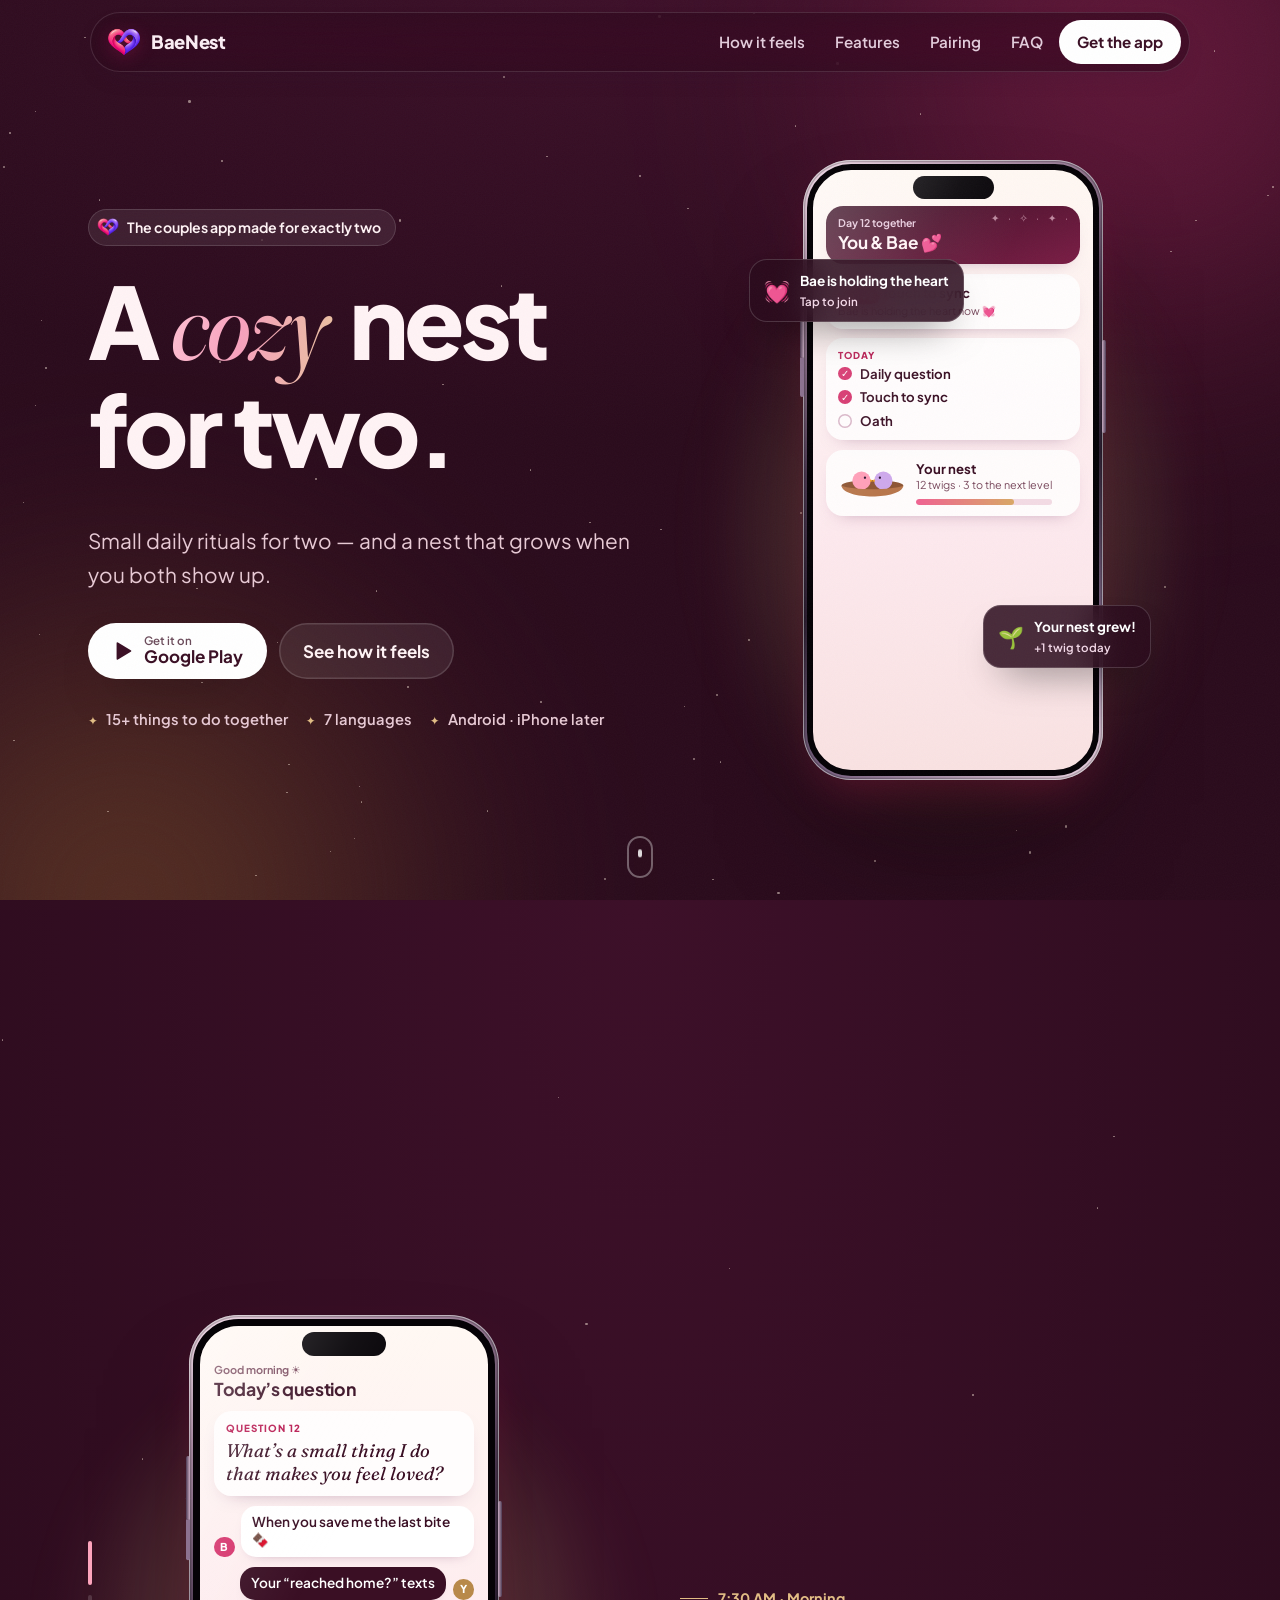
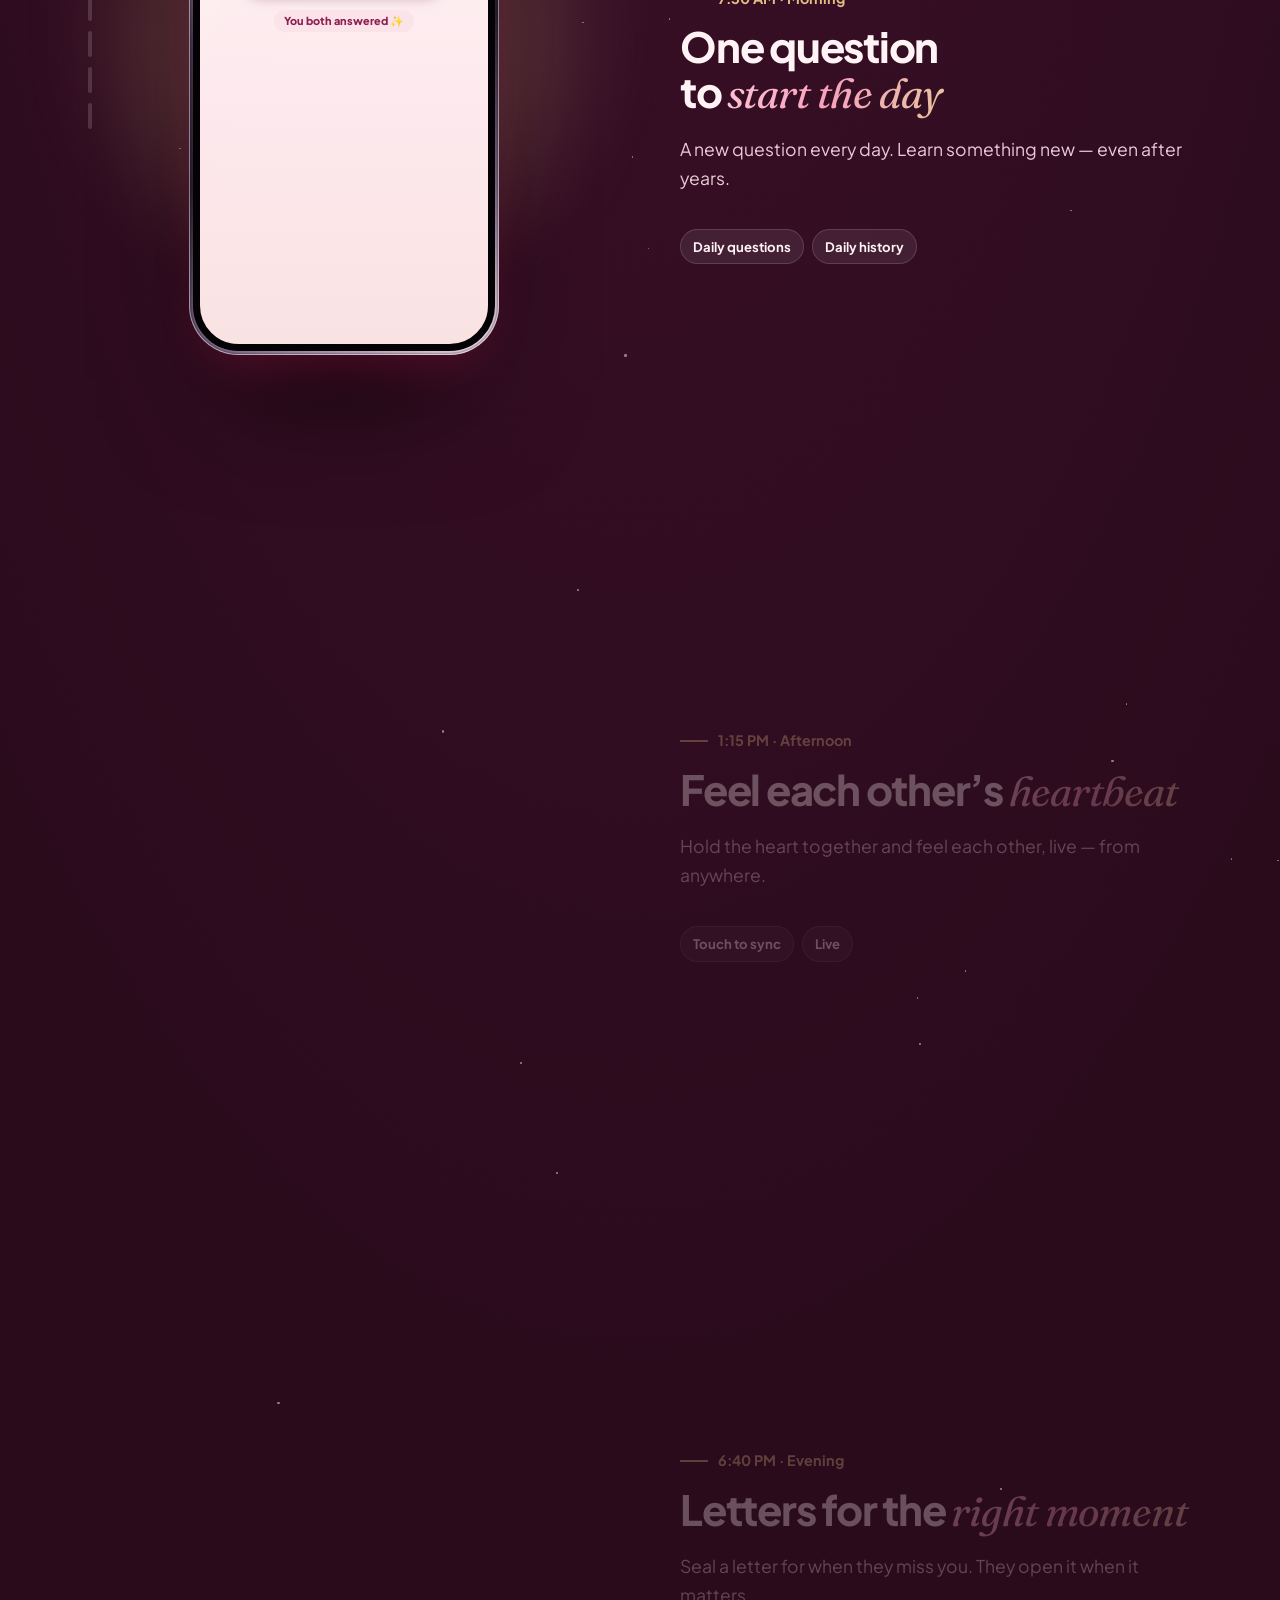
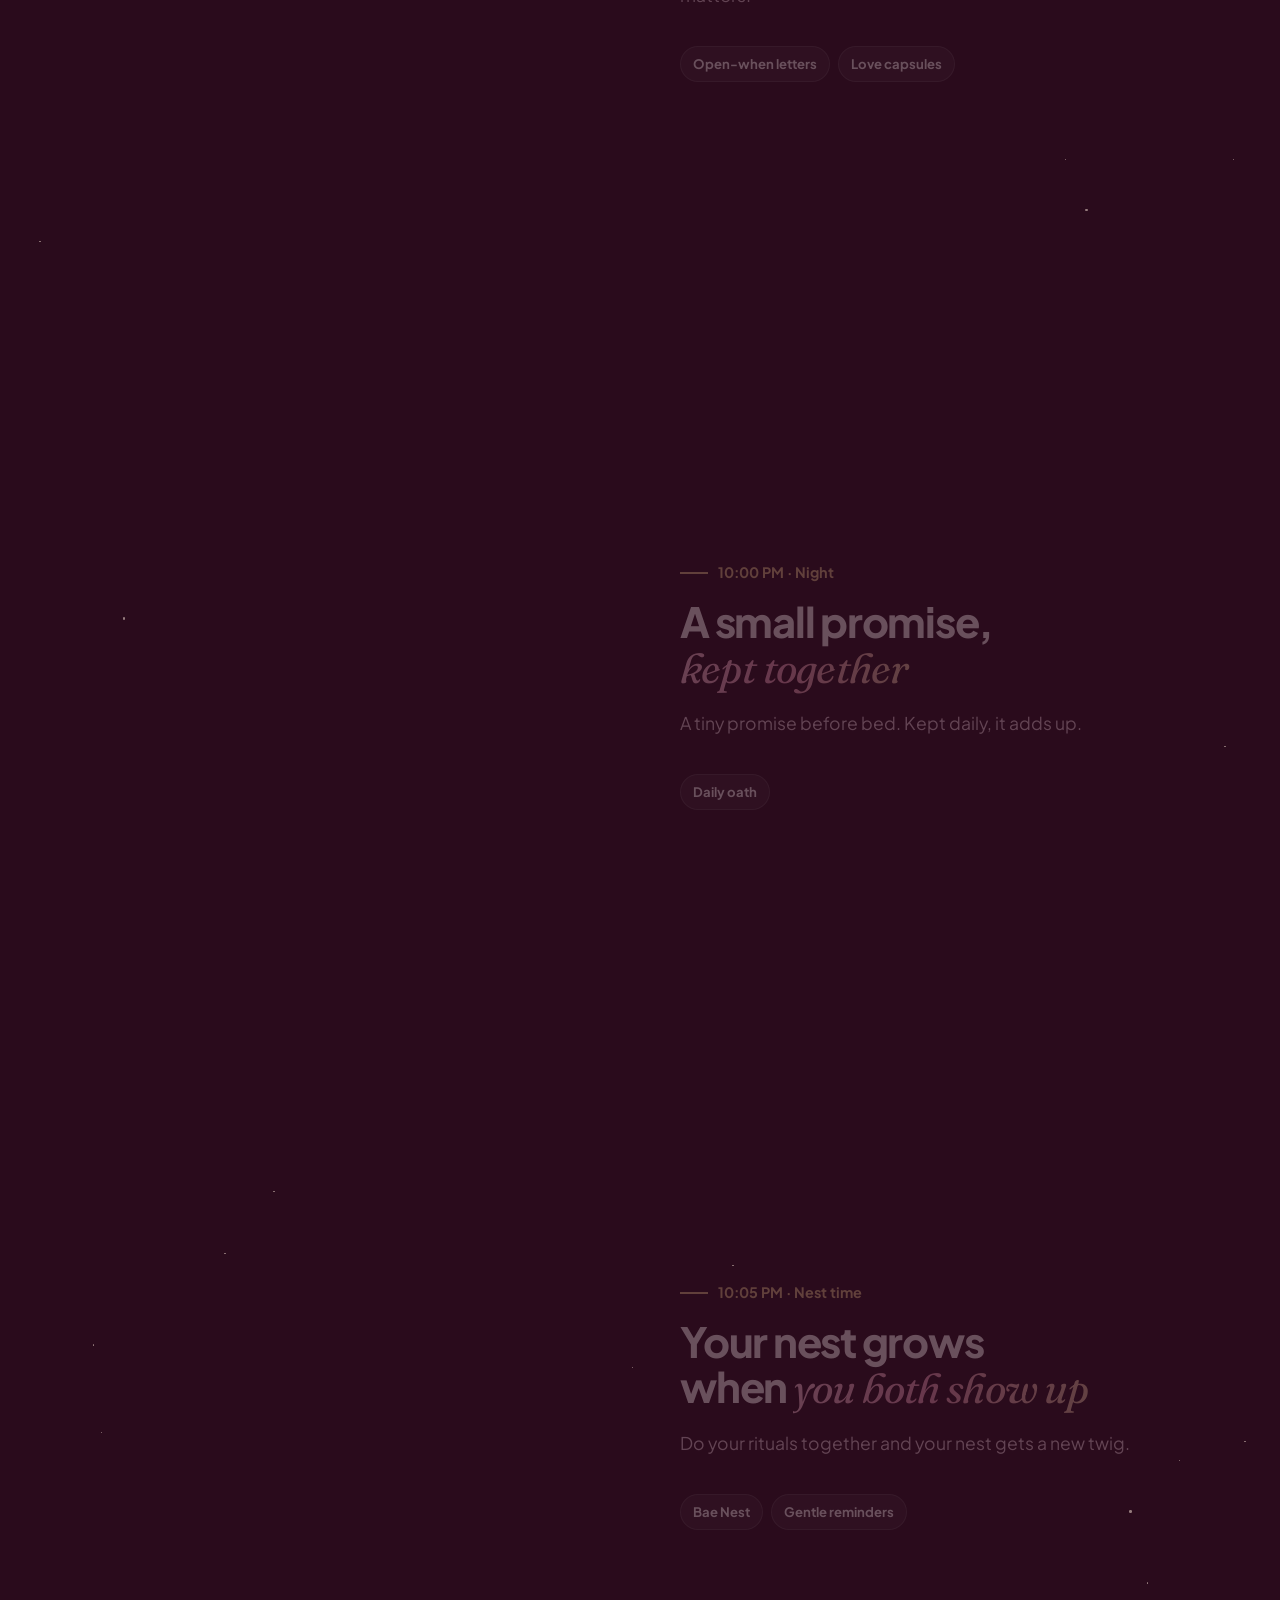
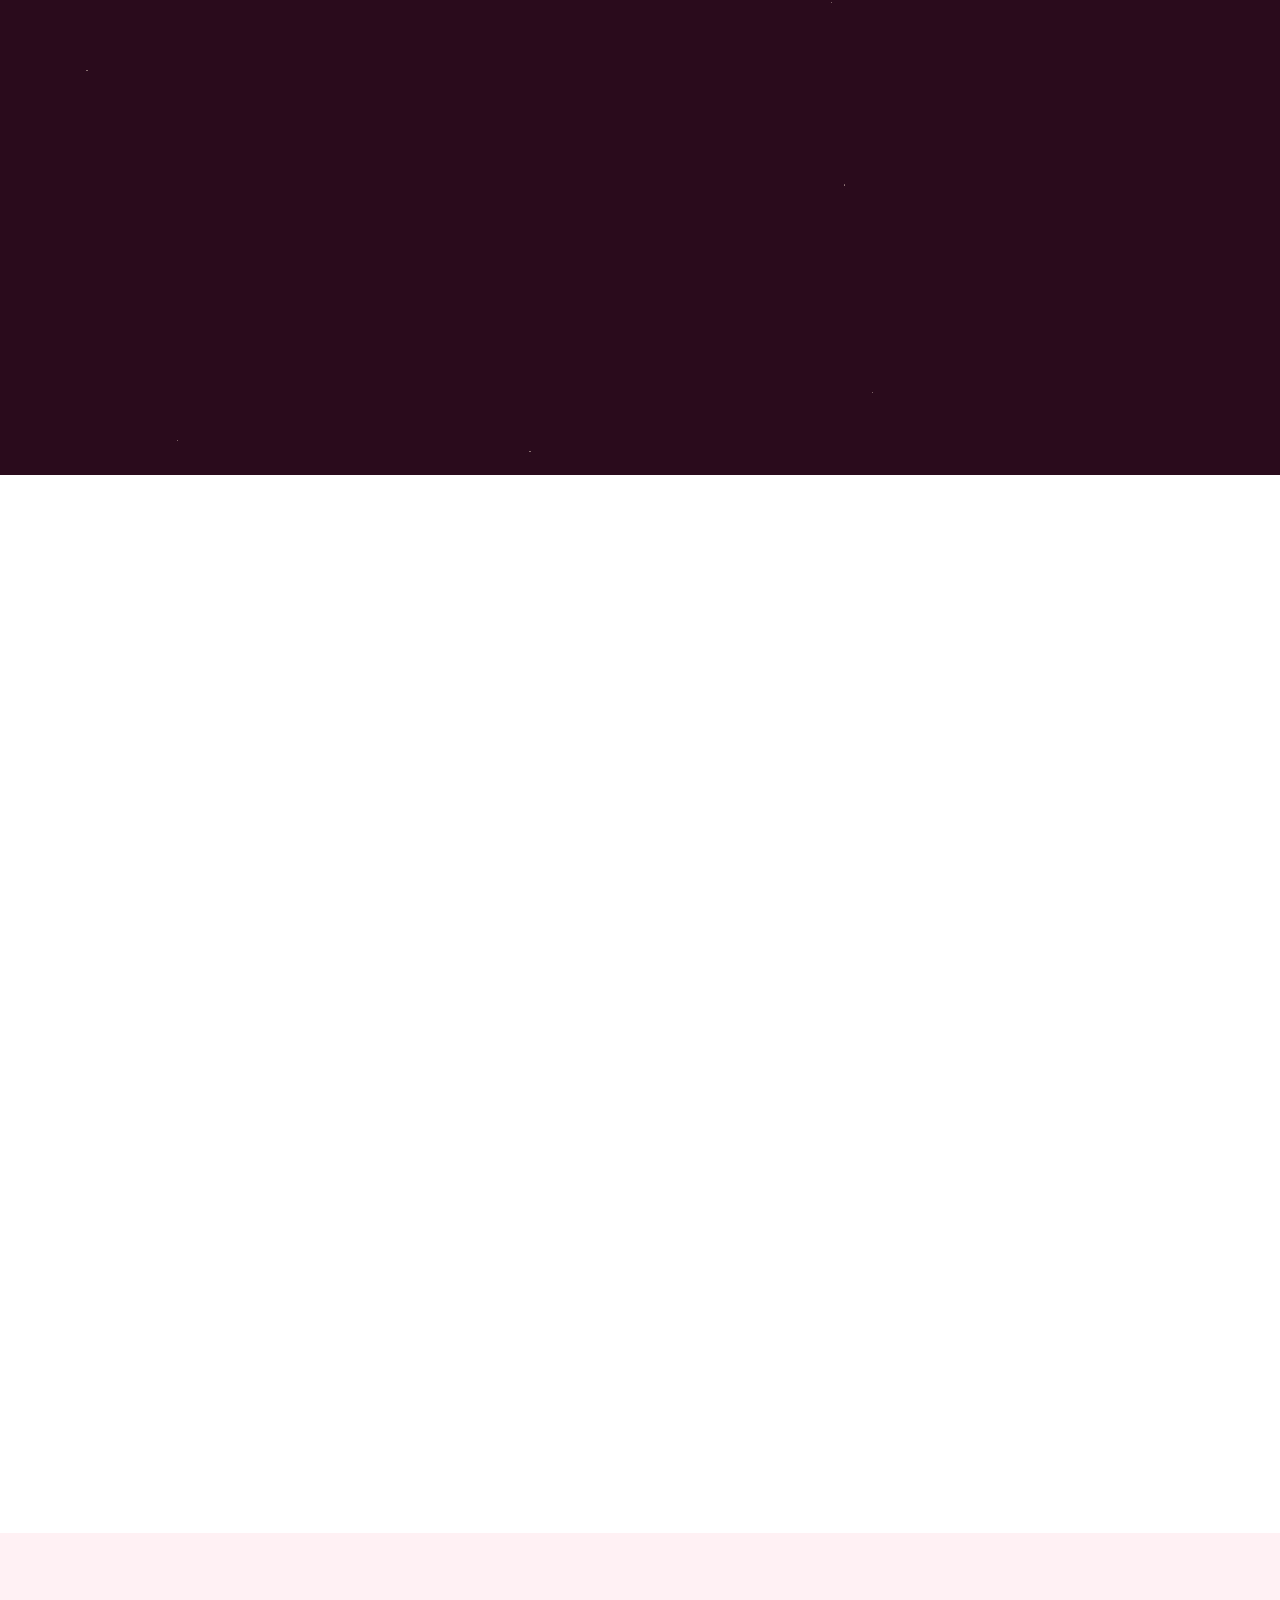
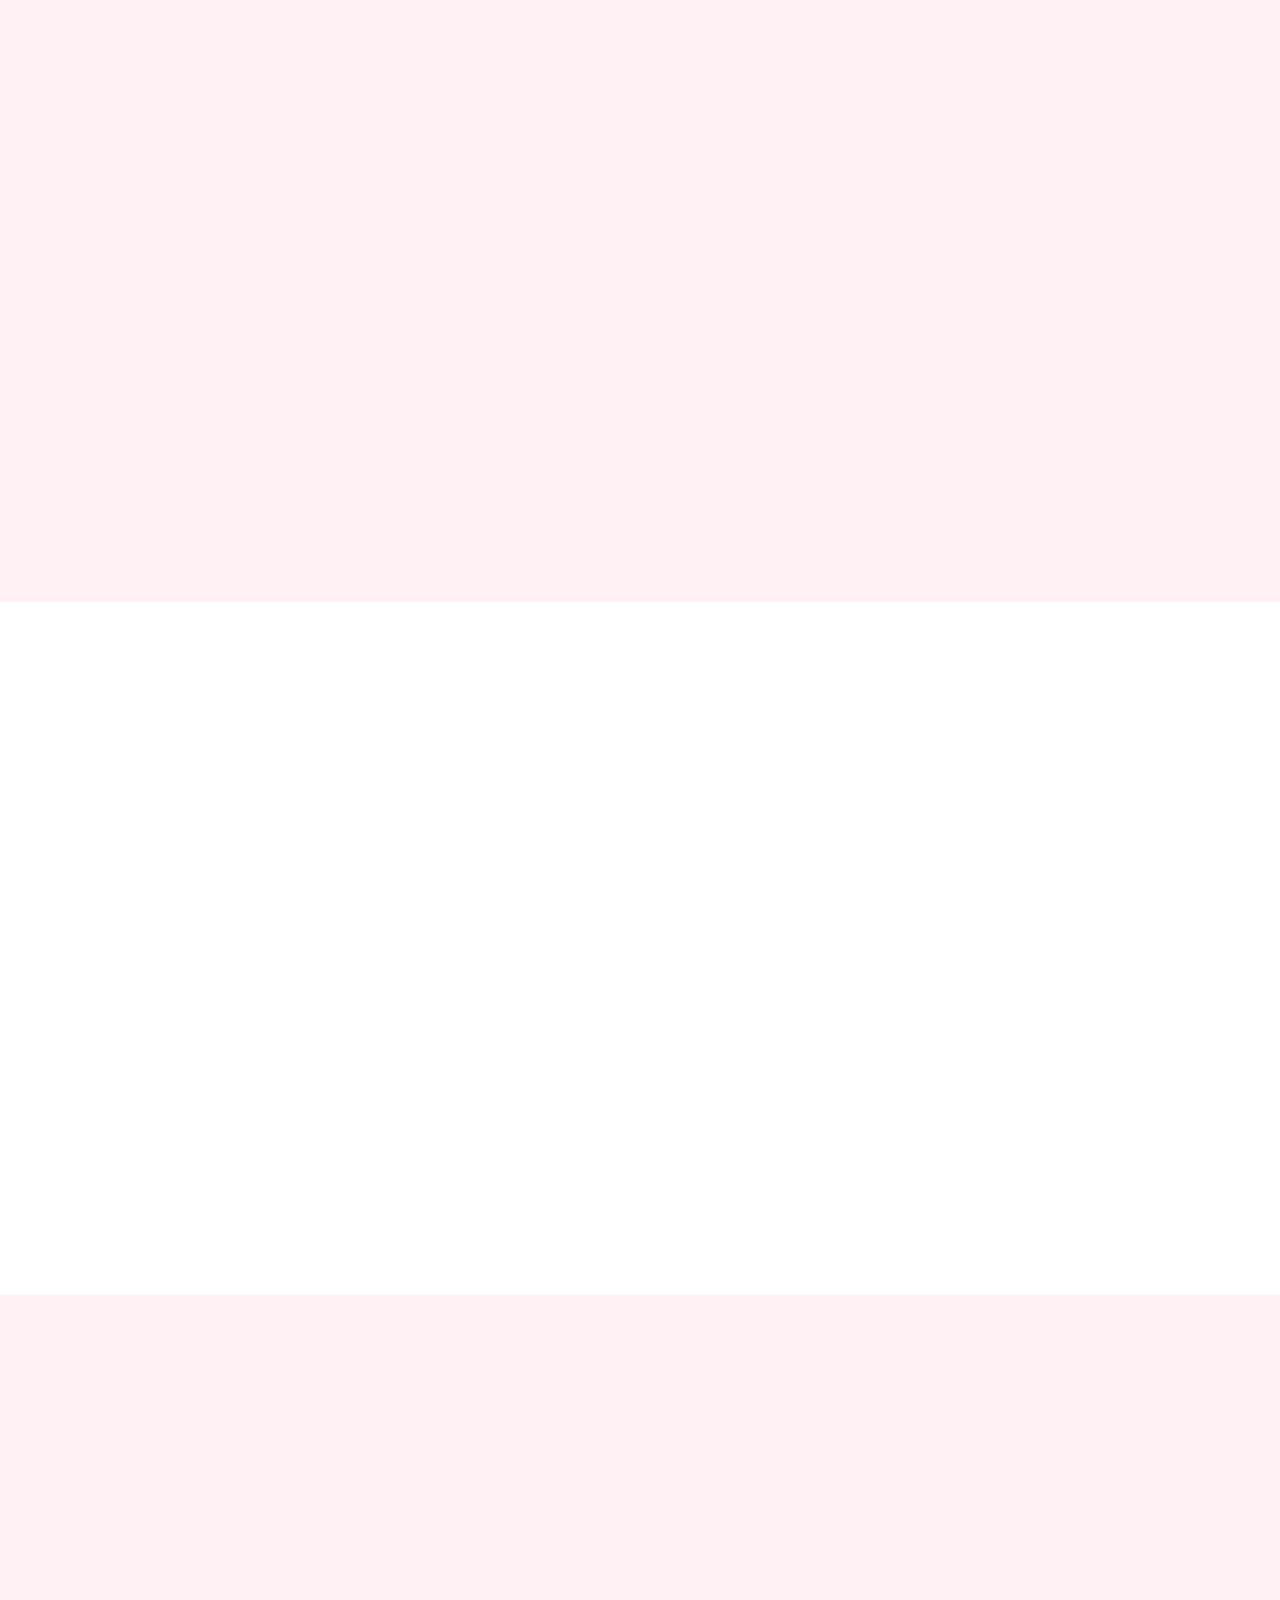
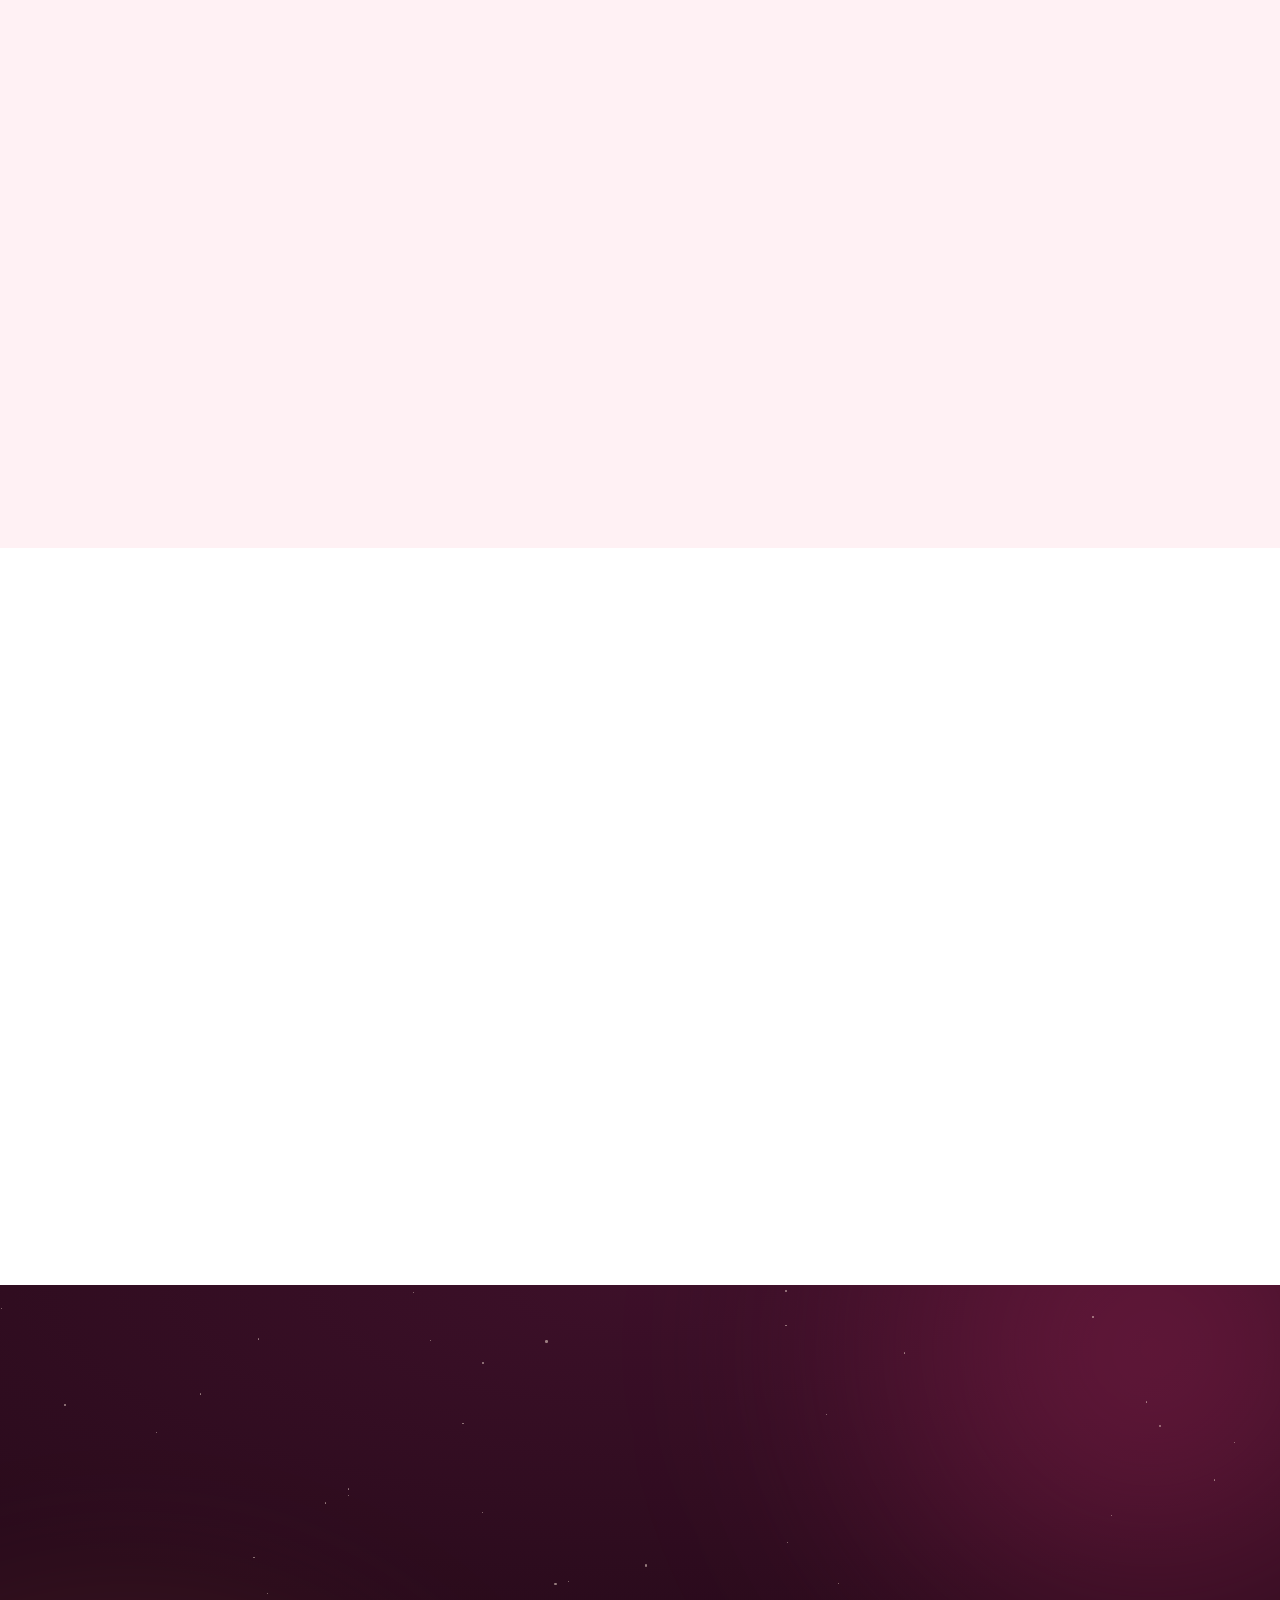
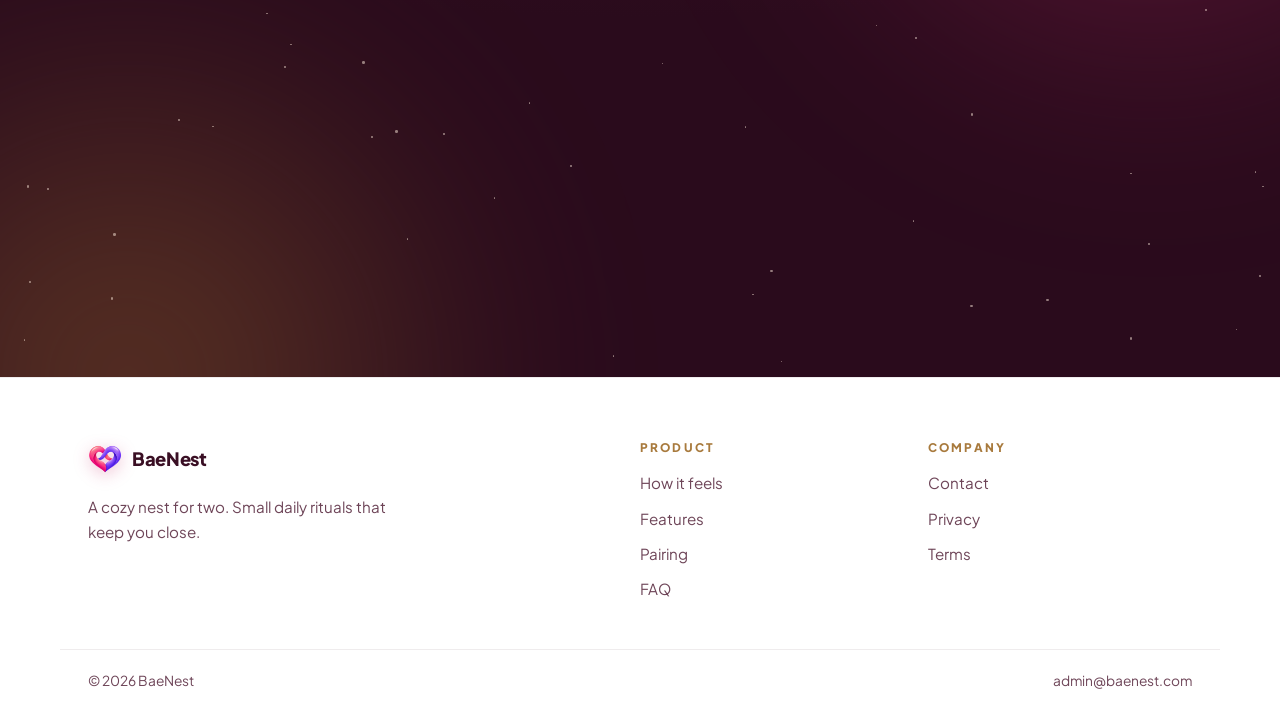
<file: index.html>
<!doctype html>
<html lang="en" class="no-js">
<head>
  <meta charset="utf-8">
  <meta name="viewport" content="width=device-width, initial-scale=1">
  <meta http-equiv="Content-Security-Policy" content="default-src 'self'; img-src 'self' data:; style-src 'self'; script-src 'self'; object-src 'none'; base-uri 'none'; form-action 'none'">
  <title>BaeNest — The Couples App for Daily Rituals</title>
  <meta name="description" content="BaeNest is a private couples app for two: daily questions, Touch to sync heartbeats, open-when letters, date night ideas and a nest you grow together.">
  <meta name="robots" content="index, follow, max-image-preview:large">
  <meta name="theme-color" content="#2a0b1c">
  <link rel="canonical" href="https://baenest.com/">
  <link rel="icon" href="/assets/app-icon.png" type="image/png">
  <link rel="apple-touch-icon" href="/assets/app-icon.png">
  <meta property="og:type" content="website">
  <meta property="og:site_name" content="BaeNest">
  <meta property="og:locale" content="en_US">
  <meta property="og:url" content="https://baenest.com/">
  <meta property="og:title" content="BaeNest — A cozy nest for two">
  <meta property="og:description" content="Daily rituals for two hearts, and a nest that grows when you both show up.">
  <meta property="og:image" content="https://baenest.com/og-image.jpg">
  <meta property="og:image:width" content="1200">
  <meta property="og:image:height" content="630">
  <meta property="og:image:alt" content="BaeNest — two birds in a cozy nest under a heart">
  <meta name="twitter:card" content="summary_large_image">
  <meta name="twitter:title" content="BaeNest — A cozy nest for two">
  <meta name="twitter:description" content="Daily rituals for two hearts, and a nest that grows when you both show up.">
  <meta name="twitter:image" content="https://baenest.com/og-image.jpg">
  <meta name="twitter:image:alt" content="BaeNest — two birds in a cozy nest under a heart">
  <link rel="preload" href="/assets/fonts/plus-jakarta-sans.woff2" as="font" type="font/woff2" crossorigin>
  <link rel="preload" href="/assets/fonts/fraunces-italic.woff2" as="font" type="font/woff2" crossorigin>
  <script type="application/ld+json">
{
  "@context": "https://schema.org",
  "@graph": [
    {
      "@type": "Organization",
      "@id": "https://baenest.com/#org",
      "name": "BaeNest",
      "url": "https://baenest.com/",
      "logo": "https://baenest.com/assets/app-icon.png",
      "email": "admin@baenest.com",
      "contactPoint": {
        "@type": "ContactPoint",
        "contactType": "customer support",
        "email": "admin@baenest.com",
        "url": "https://baenest.com/contact/"
      }
    },
    {
      "@type": "WebSite",
      "@id": "https://baenest.com/#website",
      "name": "BaeNest",
      "url": "https://baenest.com/",
      "inLanguage": "en",
      "publisher": {
        "@id": "https://baenest.com/#org"
      }
    },
    {
      "@type": "MobileApplication",
      "name": "BaeNest",
      "url": "https://baenest.com/",
      "description": "BaeNest is a private couples app for two: daily questions, Touch to sync heartbeats, open-when letters, date night ideas and a nest you grow together.",
      "operatingSystem": "Android",
      "applicationCategory": "LifestyleApplication",
      "image": "https://baenest.com/og-image.jpg",
      "publisher": {
        "@id": "https://baenest.com/#org"
      },
      "availableLanguage": [
        "English",
        "Tamil",
        "Hindi",
        "Malayalam",
        "Kannada",
        "Telugu",
        "French"
      ]
    },
    {
      "@type": "FAQPage",
      "mainEntity": [
        {
          "@type": "Question",
          "name": "Do we both need the app?",
          "acceptedAnswer": {
            "@type": "Answer",
            "text": "Yes — BaeNest is made for exactly two. Each of you installs it on your own phone, then you pair once."
          }
        },
        {
          "@type": "Question",
          "name": "We’re long-distance. Does it still work?",
          "acceptedAnswer": {
            "@type": "Answer",
            "text": "Yes. Send your invite on WhatsApp to pair; Touch to sync, questions and moments reach your partner wherever they are."
          }
        },
        {
          "@type": "Question",
          "name": "Who can see what I share?",
          "acceptedAnswer": {
            "@type": "Answer",
            "text": "What you share in your nest is for your paired partner. See our privacy policy for the details."
          }
        },
        {
          "@type": "Question",
          "name": "Is there an iPhone version?",
          "acceptedAnswer": {
            "@type": "Answer",
            "text": "Android comes first. iPhone is on the way."
          }
        }
      ]
    }
  ]
}
  </script>
  <link rel="stylesheet" href="/assets/style.css">
  <script src="/assets/site.js" defer></script>
</head>
<body>
  <a class="skip" href="#main">Skip to content</a>

  <header class="site-header">
    <div class="wrap">
      <a class="brand" href="/" aria-label="BaeNest home">
        <img src="/assets/logo-mark.png" width="34" height="34" alt="">
        BaeNest
      </a>
      <nav class="nav" aria-label="Main">
        <a href="#story">How it feels</a>
        <a href="#features">Features</a>
        <a href="#pair">Pairing</a>
        <a href="#faq">FAQ</a>
        <!-- TODO: Play Store link goes live once the app is published -->
        <a class="btn btn-sm" href="https://play.google.com/store/apps/details?id=com.baenest.app" rel="noopener">Get the app</a>
      </nav>
    </div>
  </header>

  <main id="main">
    <!-- ============ HERO ============ -->
    <section class="hero night" aria-labelledby="hero-title">
      <div class="aurora" aria-hidden="true"></div>
      <div class="stars" data-count="90" aria-hidden="true"></div>
      <div class="wrap">
        <div class="hero-copy">
          <span class="eyebrow fade-up"><img class="dot-logo" src="/assets/logo-mark.png" width="22" height="22" alt="">The couples app made for exactly two</span>
          <h1 id="hero-title"><span class="h-line"><span>A <em>cozy</em> nest</span></span><span class="h-line"><span>for two.</span></span></h1>
          <p class="lead fade-up d1">Small daily rituals for two — and a nest that grows when you both show up.</p>
          <div class="cta-row fade-up d2">
            <a class="btn btn-play" href="https://play.google.com/store/apps/details?id=com.baenest.app" rel="noopener">
              <svg viewBox="0 0 24 24" aria-hidden="true"><path fill="currentColor" d="M5 3.5v17a1 1 0 0 0 1.5.86l14-8.5a1 1 0 0 0 0-1.72l-14-8.5A1 1 0 0 0 5 3.5z"/></svg>
              <span><small>Get it on</small>Google Play</span>
            </a>
            <a class="btn btn-ghost" href="#story">See how it feels</a>
          </div>
          <div class="meta fade-up d3"><span>15+ things to do together</span><span>7 languages</span><span>Android · iPhone later</span></div>
        </div>

        <div class="hero-stage">
          <div class="phone-wrap" role="img" aria-label="BaeNest home screen: Touch to sync is live, today's rituals, and your nest's progress">
            <div class="phone-glow" aria-hidden="true"></div>
            <div class="chip chip-1" aria-hidden="true"><span class="emo">💓</span><span>Bae is holding the heart<small>Tap to join</small></span></div>
            <div class="chip chip-2" aria-hidden="true"><span class="emo">🌱</span><span>Your nest grew!<small>+1 twig today</small></span></div>
            <div class="phone-intro" aria-hidden="true">
              <div class="phone-float">
                <div class="phone">
                  <div class="screen">
                    <div class="scr">
                      <div class="s-card s-dark s-head"><small>Day 12 together</small><strong>You &amp; Bae 💕</strong></div>
                      <div class="s-card">
                        <span class="live">LIVE</span>
                        <b>Touch to sync</b>
                        <div class="muted-s">Bae is holding the heart now 💓</div>
                      </div>
                      <div class="s-card">
                        <span class="s-label">Today</span>
                        <ul class="ritual"><li>Daily question</li><li>Touch to sync</li><li class="open">Oath</li></ul>
                      </div>
                      <div class="s-card row">
                        <svg viewBox="40 90 240 130"><ellipse cx="160" cy="166" rx="108" ry="20" fill="#8e5634"/><circle cx="122" cy="148" r="32" fill="#ff9fb8"/><circle cx="198" cy="148" r="32" fill="#cfa9ec"/><circle cx="134" cy="138" r="4" fill="#2b1430"/><circle cx="186" cy="138" r="4" fill="#2b1430"/><path d="M152 143l11 5-11 5zM168 143l-11 5 11 5z" fill="#f5a524"/><path d="M52 166c8 50 208 50 216 0-38 16-178 16-216 0z" fill="#b8764b"/></svg>
                        <div><b>Your nest</b><div class="muted-s">12 twigs · 3 to the next level</div><div class="bar"><i></i></div></div>
                      </div>
                    </div>
                  </div>
                </div>
              </div>
            </div>
          </div>
        </div>
      </div>
      <div class="scroll-cue" aria-hidden="true"></div>
    </section>

    <!-- ============ STORY ============ -->
    <section id="story" class="story night" aria-labelledby="story-title">
      <div class="stars" data-count="50" aria-hidden="true"></div>
      <div class="wrap">
        <div class="section-head reveal">
          <span class="kicker"><b>01</b>A day in your nest</span>
          <h2 id="story-title">Small rituals, <em>all day long</em></h2>
        </div>

        <div class="story-grid">
          <div class="story-stage" data-step="0">
            <div class="progress" aria-hidden="true"><i></i><i></i><i></i><i></i><i></i></div>
            <div class="phone-wrap" aria-hidden="true">
              <div class="phone-glow"></div>
              <div class="phone">
                <div class="screen">
                  <!-- 0: daily question -->
                  <div class="scr">
                    <div class="s-head"><small>Good morning ☀️</small><strong>Today’s question</strong></div>
                    <div class="s-card"><span class="s-label">Question 12</span><p class="q-big">What’s a small thing I do that makes you feel loved?</p></div>
                    <div class="ans"><span class="av">B</span><p>When you save me the last bite 🍫</p></div>
                    <div class="ans me"><span class="av">Y</span><p>Your “reached home?” texts</p></div>
                    <span class="pill">You both answered ✨</span>
                  </div>
                  <!-- 1: touch to sync -->
                  <div class="scr">
                    <div class="s-head"><small><span class="live">LIVE</span></small><strong>Touch to sync</strong></div>
                    <div class="sync">
                      <span class="touch a"></span><span class="touch b"></span>
                      <div class="sync-heart"><svg viewBox="0 0 24 24"><path fill="currentColor" d="M12 21c-6.5-4.2-10-8-10-12a5 5 0 0 1 10-1.5A5 5 0 0 1 22 9c0 4-3.5 7.8-10 12z"/></svg></div>
                    </div>
                    <div class="notif"><b>💓</b><span>You’re in sync<small>Hold together and feel each other’s heartbeat</small></span></div>
                  </div>
                  <!-- 2: open-when letter -->
                  <div class="scr">
                    <div class="s-head"><small>Love capsules</small><strong>Open when…</strong></div>
                    <div class="letter">
                      <svg viewBox="0 0 200 180" class="env">
                        <defs>
                          <linearGradient id="envFront" x1="0" y1="0" x2="0" y2="1"><stop offset="0" stop-color="#fde8ee"/><stop offset="1" stop-color="#f7cbd8"/></linearGradient>
                          <linearGradient id="envFlap" x1="0" y1="0" x2="0" y2="1"><stop offset="0" stop-color="#fbd9e3"/><stop offset="1" stop-color="#f3b9ca"/></linearGradient>
                          <radialGradient id="wax" cx=".35" cy=".3" r=".75"><stop offset="0" stop-color="#f06292"/><stop offset=".6" stop-color="#c2185b"/><stop offset="1" stop-color="#7a0f3a"/></radialGradient>
                        </defs>
                        <ellipse cx="100" cy="170" rx="70" ry="6" fill="#3a0f24" opacity=".12"/>
                        <path d="M22 78h156v74a10 10 0 0 1-10 10H32a10 10 0 0 1-10-10z" fill="#e7a3b8"/>
                        <path class="env-flap-back" d="M22 78 100 30 178 78z" fill="url(#envFlap)"/>
                        <g class="env-paper">
                          <rect x="36" y="84" width="128" height="92" rx="6" fill="#fffdf9"/>
                          <text x="100" y="104" text-anchor="middle" font-family="Georgia, serif" font-style="italic" font-size="12" fill="#a0174f">Open when you miss me</text>
                          <path d="M52 118h96M52 130h80M52 142h90" stroke="#efd6de" stroke-width="4" stroke-linecap="round"/>
                          <path d="M100 160c-4-2.6-6.5-4.8-6.5-7.3 0-2 1.5-3.3 3.3-3.3 1.4 0 2.5.8 3.2 1.9.7-1.1 1.8-1.9 3.2-1.9 1.8 0 3.3 1.3 3.3 3.3 0 2.5-2.5 4.7-6.5 7.3z" fill="#e11d5c"/>
                        </g>
                        <path d="M22 78 100 126 178 78v74a10 10 0 0 1-10 10H32a10 10 0 0 1-10-10z" fill="url(#envFront)"/>
                        <path d="M24 158 88 116M176 158 112 116" stroke="#efb3c5" stroke-width="2" stroke-linecap="round"/>
                        <g class="env-flap-front">
                          <path d="M22 78h156l-78 50z" fill="url(#envFlap)"/>
                          <path d="M22 78l78 50 78-50" fill="none" stroke="#eeaec1" stroke-width="2" stroke-linejoin="round"/>
                          <circle cx="100" cy="120" r="15" fill="url(#wax)"/>
                          <circle cx="100" cy="120" r="11" fill="none" stroke="#f48fb1" stroke-width="1.2" opacity=".6"/>
                          <path d="M100 126c-4.2-2.7-6.8-5-6.8-7.6 0-2.1 1.6-3.5 3.4-3.5 1.5 0 2.7.8 3.4 2 .7-1.2 1.9-2 3.4-2 1.8 0 3.4 1.4 3.4 3.5 0 2.6-2.6 4.9-6.8 7.6z" fill="#fde3ec"/>
                        </g>
                      </svg>
                    </div>
                    <div class="s-card"><b>Open when you miss me</b><div class="muted-s">Sealed by Bae · waiting for the right moment</div></div>
                    <div class="notif"><b>💌</b><span>Bae sealed a love capsule for you<small>just now</small></span></div>
                  </div>
                  <!-- 3: oath -->
                  <div class="scr">
                    <div class="s-head"><small>Before bed 🌙</small><strong>Tonight’s oath</strong></div>
                    <div class="s-card s-dark"><p class="oath-text">“I promise to be patient, even when I’m tired.”</p></div>
                    <div class="signs"><span>You</span><span>Bae</span></div>
                    <span class="pill">Promise kept together 🤍</span>
                  </div>
                  <!-- 4: nest -->
                  <div class="scr">
                    <div class="s-head"><small>Day 12 together</small><strong>Your Bae Nest</strong></div>
                    <div class="nest-big">
                      <svg viewBox="40 55 240 165"><ellipse cx="160" cy="166" rx="108" ry="20" fill="#8e5634"/><circle cx="122" cy="148" r="32" fill="#ff9fb8"/><ellipse cx="108" cy="158" rx="15" ry="9" fill="#f27a9a" transform="rotate(-20 108 158)"/><circle cx="134" cy="138" r="3.6" fill="#2b1430"/><path d="M152 143l11 5-11 5z" fill="#f5a524"/><circle cx="198" cy="148" r="32" fill="#cfa9ec"/><ellipse cx="212" cy="158" rx="15" ry="9" fill="#b083dc" transform="rotate(20 212 158)"/><circle cx="186" cy="138" r="3.6" fill="#2b1430"/><path d="M168 143l-11 5 11 5z" fill="#f5a524"/><path d="M52 166c8 50 208 50 216 0-38 16-178 16-216 0z" fill="#b8764b"/><g fill="none" stroke="#7d4a2c" stroke-width="3" stroke-linecap="round" opacity=".75"><path d="M66 178c50 18 138 18 188 0"/><path d="M80 194c40 14 120 14 160 0"/></g><path d="M160 102c-14-9-23-17-23-27 0-7 5.5-12 11.8-12 5 0 9 2.8 11.2 7 2.2-4.2 6.2-7 11.2-7 6.3 0 11.8 5 11.8 12 0 10-9 18-23 27z" fill="#e11d5c"/></svg>
                    </div>
                    <div class="s-card"><b>12 twigs</b><div class="muted-s">3 more to the next level</div><div class="bar"><i></i></div></div>
                    <div class="notif"><b>🌱</b><span>Your nest grew!<small>You both showed up today</small></span></div>
                  </div>
                </div>
              </div>
            </div>
          </div>

          <div class="chapters">
            <article class="chapter active" data-step="0">
              <span class="time">7:30 AM · Morning</span>
              <h3>One question to <em>start the day</em></h3>
              <p>A new question every day. Learn something new — even after years.</p>
              <div class="tags"><span>Daily questions</span><span>Daily history</span></div>
            </article>
            <article class="chapter" data-step="1">
              <span class="time">1:15 PM · Afternoon</span>
              <h3>Feel each other’s <em>heartbeat</em></h3>
              <p>Hold the heart together and feel each other, live — from anywhere.</p>
              <div class="tags"><span>Touch to sync</span><span>Live</span></div>
            </article>
            <article class="chapter" data-step="2">
              <span class="time">6:40 PM · Evening</span>
              <h3>Letters for the <em>right moment</em></h3>
              <p>Seal a letter for when they miss you. They open it when it matters.</p>
              <div class="tags"><span>Open-when letters</span><span>Love capsules</span></div>
            </article>
            <article class="chapter" data-step="3">
              <span class="time">10:00 PM · Night</span>
              <h3>A small promise, <em>kept together</em></h3>
              <p>A tiny promise before bed. Kept daily, it adds up.</p>
              <div class="tags"><span>Daily oath</span></div>
            </article>
            <article class="chapter" data-step="4">
              <span class="time">10:05 PM · Nest time</span>
              <h3>Your nest grows when <em>you both show up</em></h3>
              <p>Do your rituals together and your nest gets a new twig.</p>
              <div class="tags"><span>Bae Nest</span><span>Gentle reminders</span></div>
            </article>
          </div>
        </div>
      </div>
    </section>

    <!-- ============ FEATURES ============ -->
    <section id="features" aria-labelledby="features-title">
      <div class="wrap">
        <div class="section-head center reveal">
          <span class="kicker"><b>02</b>Everything for two</span>
          <h2 id="features-title">So much more to <em>share</em></h2>
          <p class="lead">Play, plan, dream and remember.</p>
        </div>
        <div class="fgrid">
          <article class="fcard reveal">
            <div class="ficon"><svg viewBox="0 0 24 24" fill="none" stroke="currentColor" stroke-width="2" stroke-linecap="round" stroke-linejoin="round" aria-hidden="true"><rect x="3" y="4" width="18" height="17" rx="3"/><path d="M8 2v4M16 2v4M3 10h18"/><path d="M12 18c-2.2-1.4-3.5-2.6-3.5-4a1.8 1.8 0 0 1 3.5-.6 1.8 1.8 0 0 1 3.5.6c0 1.4-1.3 2.6-3.5 4z"/></svg></div>
            <h3>Date night matcher</h3><p>Swipe, match, go out.</p>
          </article>
          <article class="fcard reveal">
            <div class="ficon"><svg viewBox="0 0 24 24" fill="none" stroke="currentColor" stroke-width="2" stroke-linecap="round" stroke-linejoin="round" aria-hidden="true"><path d="M9 6h11M9 12h11M9 18h11"/><path d="M3.5 6l1 1 2-2M3.5 12l1 1 2-2M4 18h2"/></svg></div>
            <h3>100 things together</h3><p>A bucket list for two.</p>
          </article>
          <article class="fcard reveal">
            <div class="ficon"><svg viewBox="0 0 24 24" fill="none" stroke="currentColor" stroke-width="2" stroke-linecap="round" stroke-linejoin="round" aria-hidden="true"><circle cx="12" cy="12" r="9"/><path d="M9.5 9.5a2.5 2.5 0 1 1 3.5 2.3c-.6.3-1 .8-1 1.4v.3M12 17h.01"/></svg></div>
            <h3>Know your partner</h3><p>How well do you know them?</p>
          </article>
          <article class="fcard reveal">
            <div class="ficon"><svg viewBox="0 0 24 24" fill="none" stroke="currentColor" stroke-width="2" stroke-linecap="round" stroke-linejoin="round" aria-hidden="true"><path d="M8 21h8M12 17v4M7 4h10v5a5 5 0 0 1-10 0z"/><path d="M17 5h3v2a3 3 0 0 1-3 3M7 5H4v2a3 3 0 0 0 3 3"/></svg></div>
            <h3>Who knows better?</h3><p>Couple quizzes, friendly scores.</p>
          </article>
          <article class="fcard reveal">
            <div class="ficon"><svg viewBox="0 0 24 24" fill="none" stroke="currentColor" stroke-width="2" stroke-linecap="round" stroke-linejoin="round" aria-hidden="true"><path d="M9 3v18M15 3v18M3 9h18M3 15h18"/></svg></div>
            <h3>Games for two</h3><p>Quick games, together.</p>
          </article>
          <article class="fcard reveal">
            <div class="ficon"><svg viewBox="0 0 24 24" fill="none" stroke="currentColor" stroke-width="2" stroke-linecap="round" stroke-linejoin="round" aria-hidden="true"><path d="M12 21v-9"/><path d="M12 12c0-4 3-7 8-7 0 5-3 7-8 7zM12 14c0-3-2.5-5.5-7-5.5 0 4 2.5 5.5 7 5.5z"/></svg></div>
            <h3>Grow together</h3><p>Small goals, big love.</p>
          </article>
          <article class="fcard reveal">
            <div class="ficon"><svg viewBox="0 0 24 24" fill="none" stroke="currentColor" stroke-width="2" stroke-linecap="round" stroke-linejoin="round" aria-hidden="true"><path d="M12 3l2.6 5.3 5.9.9-4.3 4.1 1 5.8L12 16.4 6.8 19.1l1-5.8-4.3-4.1 5.9-.9z"/></svg></div>
            <h3>Future board</h3><p>Dream and plan together.</p>
          </article>
          <article class="fcard reveal">
            <div class="ficon"><svg viewBox="0 0 24 24" fill="none" stroke="currentColor" stroke-width="2" stroke-linecap="round" stroke-linejoin="round" aria-hidden="true"><rect x="3" y="4" width="18" height="16" rx="3"/><circle cx="9" cy="10" r="2"/><path d="M21 16l-5-5-9 9"/></svg></div>
            <h3>Memories</h3><p>Your moments, in one place.</p>
          </article>
          <article class="fcard reveal">
            <div class="ficon"><svg viewBox="0 0 24 24" fill="none" stroke="currentColor" stroke-width="2" stroke-linecap="round" stroke-linejoin="round" aria-hidden="true"><path d="M21 12a8 8 0 0 1-11.6 7.1L4 20l1-4.6A8 8 0 1 1 21 12z"/></svg></div>
            <h3>Private chat</h3><p>Just the two of you.</p>
          </article>
          <article class="fcard reveal">
            <div class="ficon"><svg viewBox="0 0 24 24" fill="none" stroke="currentColor" stroke-width="2" stroke-linecap="round" stroke-linejoin="round" aria-hidden="true"><path d="M6 8a6 6 0 0 1 12 0c0 7 3 9 3 9H3s3-2 3-9"/><path d="M10.3 21a1.9 1.9 0 0 0 3.4 0"/></svg></div>
            <h3>Thoughtful reminders</h3><p>Remember the little things.</p>
          </article>
          <article class="fcard reveal">
            <div class="ficon"><svg viewBox="0 0 24 24" fill="none" stroke="currentColor" stroke-width="2" stroke-linecap="round" stroke-linejoin="round" aria-hidden="true"><path d="M12 3l1.8 4.6L18.5 9l-4.7 1.4L12 15l-1.8-4.6L5.5 9l4.7-1.4z"/><path d="M19 15l.9 2.1L22 18l-2.1.9L19 21l-.9-2.1L16 18l2.1-.9z"/></svg></div>
            <h3>Partner moments</h3><p>Share moments as they happen.</p>
          </article>
          <article class="fcard reveal">
            <div class="ficon"><svg viewBox="0 0 24 24" fill="none" stroke="currentColor" stroke-width="2" stroke-linecap="round" stroke-linejoin="round" aria-hidden="true"><path d="M3 12a9 9 0 1 0 3-6.7L3 8"/><path d="M3 3v5h5M12 7v5l3 2"/></svg></div>
            <h3>Daily history</h3><p>Every answer, every promise.</p>
          </article>
        </div>
      </div>
    </section>

    <!-- ============ DATE MATCHER ============ -->
    <section class="alt matcher" aria-labelledby="match-title">
      <div class="wrap split">
        <div class="reveal">
          <span class="kicker"><b>03</b>Date night matcher</span>
          <h2 id="match-title">Date night, <em>decided.</em></h2>
          <p class="lead">No more “what do you want to do?” Swipe date ideas — when you both like one, it’s a match.</p>
        </div>
        <div class="deck-wrap reveal" aria-hidden="true">
          <div class="deck">
            <div class="dcard c3"><span class="emoji">🌌</span><b>Stargazing drive</b><span>Blanket, playlist, sky</span></div>
            <div class="dcard c2"><span class="stamp like">LIKE</span><span class="emoji">🧺</span><b>Sunset picnic</b><span>Golden hour, just you two</span></div>
            <div class="dcard c1"><span class="stamp nope">NOPE</span><span class="emoji">🎳</span><b>Bowling night</b><span>Loser buys dessert</span></div>
            <div class="match-pop"><div><b>It’s a match! 🎉</b><span>Sunset picnic · this Saturday</span></div></div>
          </div>
        </div>
      </div>
    </section>

    <!-- ============ TRUST ============ -->
    <section aria-labelledby="trust-title">
      <div class="wrap">
        <div class="section-head center reveal">
          <span class="kicker"><b>04</b>Built with care</span>
          <h2 id="trust-title">Just the <em>two of you</em></h2>
        </div>
        <div class="trust">
          <article class="tcard reveal">
            <div class="ficon"><svg viewBox="0 0 24 24" fill="none" stroke="currentColor" stroke-width="2" stroke-linecap="round" stroke-linejoin="round" aria-hidden="true"><rect x="5" y="11" width="14" height="10" rx="2"/><path d="M8.5 11V8a3.5 3.5 0 0 1 7 0v3M12 15v2"/></svg></div>
            <h3>Private by design</h3>
            <p>No profiles, no followers, no feed.</p>
          </article>
          <article class="tcard reveal">
            <div class="ficon"><svg viewBox="0 0 24 24" fill="none" stroke="currentColor" stroke-width="2" stroke-linecap="round" stroke-linejoin="round" aria-hidden="true"><circle cx="12" cy="12" r="9"/><path d="M3 12h18M12 3c2.5 2.6 3.7 5.6 3.7 9s-1.2 6.4-3.7 9c-2.5-2.6-3.7-5.6-3.7-9S9.5 5.6 12 3z"/></svg></div>
            <h3>Speaks your language</h3>
            <p>Use it in the language of home.</p>
            <div class="langs"><span lang="en">English</span><span lang="ta">தமிழ்</span><span lang="hi">हिन्दी</span><span lang="ml">മലയാളം</span><span lang="kn">ಕನ್ನಡ</span><span lang="te">తెలుగు</span><span lang="fr">Français</span></div>
          </article>
          <article class="tcard reveal">
            <div class="ficon"><svg viewBox="0 0 24 24" fill="none" stroke="currentColor" stroke-width="2" stroke-linecap="round" stroke-linejoin="round" aria-hidden="true"><path d="M12 21s-6.5-5.6-6.5-11a6.5 6.5 0 0 1 13 0c0 5.4-6.5 11-6.5 11z"/><circle cx="12" cy="10" r="2.2"/></svg></div>
            <h3>Close or far apart</h3>
            <p>Your rituals reach each other anywhere.</p>
          </article>
        </div>
      </div>
    </section>

    <!-- ============ PAIRING ============ -->
    <section id="pair" class="alt" aria-labelledby="pair-title">
      <div class="wrap">
        <div class="section-head reveal">
          <span class="kicker"><b>05</b>Pairing</span>
          <h2 id="pair-title">Pair up in <em>under a minute</em></h2>
        </div>
        <ol class="steps reveal">
          <li><div><strong>Both install BaeNest</strong><span>Get it from Google Play.</span></div></li>
          <li><div><strong>Open Connect partner</strong><span>One of you shows a QR code or sends an invite.</span></div></li>
          <li><div><strong>Scan or tap — paired!</strong><span>The other scans the QR or opens the link.</span></div></li>
        </ol>
        <div class="grid grid-2">
          <article class="card pair-tile reveal">
            <h3>Together? Scan the QR</h3>
            <p>Side by side? Scan and you’re paired.</p>
            <div class="viz" aria-hidden="true">
              <svg class="qr" viewBox="0 0 25 25" shape-rendering="crispEdges">
                <g fill="#2b1430"><path d="M0 0h7v7H0zM18 0h7v7h-7zM0 18h7v7H0z"/></g>
                <g fill="#fff"><path d="M1 1h5v5H1zM19 1h5v5h-5zM1 19h5v5H1z"/></g>
                <g fill="#2b1430">
                  <path d="M2 2h3v3H2zM20 2h3v3h-3zM2 20h3v3H2z"/>
                  <path d="M9 0h1v1H9zM11 1h2v1h-2zM9 3h1v2H9zM12 3h2v1h-2zM14 5h1v2h-1zM10 6h2v1h-2zM16 1h1v3h-1zM8 8h2v1H8zM0 9h2v1H0zM3 8h1v2H3zM5 10h2v1H5zM1 12h3v1H1zM0 14h1v2H0zM4 15h2v1H4zM6 13h1v1H6zM16 8h2v1h-2zM20 9h3v1h-3zM24 8h1v3h-1zM18 11h2v1h-2zM22 12h1v2h-1zM19 14h3v1h-3zM24 15h1v2h-1zM17 16h1v2h-1zM20 17h2v1h-2zM23 19h2v1h-2zM19 20h1v3h-1zM21 22h2v1h-2zM24 23h1v2h-1zM17 24h3v1h-3zM9 18h2v1H9zM12 20h1v2h-1zM8 22h3v1H8zM14 19h2v1h-2zM15 22h1v3h-1zM10 24h3v1h-3z"/>
                </g>
                <path d="M12.5 15.4c-2-1.3-3.3-2.4-3.3-3.8 0-1 .8-1.7 1.7-1.7.7 0 1.3.4 1.6 1 .3-.6.9-1 1.6-1 .9 0 1.7.7 1.7 1.7 0 1.4-1.3 2.5-3.3 3.8z" fill="#e11d5c"/>
              </svg>
            </div>
          </article>
          <article class="card pair-tile reveal">
            <h3>Apart? Send it on WhatsApp</h3>
            <p>Far apart? Send the link. One tap, done.</p>
            <div class="viz" aria-hidden="true">
              <div class="chat">
                <div class="msg">
                  <div class="link-card">
                    <img src="/og-image.jpg" width="64" height="64" alt="" loading="lazy" decoding="async">
                    <div><b>Your partner invited you to BaeNest 💕</b><span>baenest.com</span></div>
                  </div>
                  <div class="url">baenest.com/join?code=K7Q2MX</div>
                </div>
                <time>9:41 PM ✓✓</time>
              </div>
            </div>
          </article>
        </div>
      </div>
    </section>

    <!-- ============ FAQ ============ -->
    <section id="faq" aria-labelledby="faq-title">
      <div class="wrap">
        <div class="section-head center reveal">
          <span class="kicker"><b>06</b>FAQ</span>
          <h2 id="faq-title">Good <em>questions</em></h2>
        </div>
        <div class="faq reveal">
          <details>
            <summary>Do we both need the app?</summary>
            <p>Yes — BaeNest is made for exactly two. Each of you installs it on your own phone, then you pair once.</p>
          </details>
          <details>
            <summary>We’re long-distance. Does it still work?</summary>
            <p>Yes. Send your invite on WhatsApp to pair; Touch to sync, questions and moments reach your partner wherever they are.</p>
          </details>
          <details>
            <summary>Who can see what I share?</summary>
            <p>What you share in your nest is for your paired partner. See our <a href="/privacy/">privacy policy</a> for the details.</p>
          </details>
          <details>
            <summary>Is there an iPhone version?</summary>
            <p>Android comes first. iPhone is on the way.</p>
          </details>
        </div>
      </div>
    </section>

    <!-- ============ FINALE ============ -->
    <section class="finale night" aria-labelledby="cta-title">
      <div class="aurora" aria-hidden="true"></div>
      <div class="stars" data-count="70" aria-hidden="true"></div>
      <div class="wrap reveal">
        <div class="logo-orb" aria-hidden="true"><img src="/assets/logo-mark.png" width="128" height="128" alt="" loading="lazy" decoding="async"></div>
        <h2 id="cta-title">Start your nest <em>tonight.</em></h2>
        <p class="lead">Two phones. One nest. A few minutes a day.</p>
        <a class="btn btn-play" href="https://play.google.com/store/apps/details?id=com.baenest.app" rel="noopener">
          <svg viewBox="0 0 24 24" aria-hidden="true"><path fill="currentColor" d="M5 3.5v17a1 1 0 0 0 1.5.86l14-8.5a1 1 0 0 0 0-1.72l-14-8.5A1 1 0 0 0 5 3.5z"/></svg>
          <span><small>Get it on</small>Google Play</span>
        </a>
      </div>
    </section>
  </main>

  <footer class="site-footer">
    <div class="wrap foot">
      <div class="foot-brand">
        <a class="brand" href="/" aria-label="BaeNest home"><img src="/assets/logo-mark.png" width="34" height="34" alt="">BaeNest</a>
        <p>A cozy nest for two. Small daily rituals that keep you close.</p>
      </div>
      <nav aria-labelledby="foot-product"><h2 id="foot-product">Product</h2>
        <a href="/#story">How it feels</a><a href="/#features">Features</a><a href="/#pair">Pairing</a><a href="/#faq">FAQ</a>
      </nav>
      <nav aria-labelledby="foot-company"><h2 id="foot-company">Company</h2>
        <a href="/contact/">Contact</a><a href="/privacy/">Privacy</a><a href="/terms/">Terms</a>
      </nav>
    </div>
    <div class="wrap foot-bottom"><span>© <span id="year">2026</span> BaeNest</span><span>admin@baenest.com</span></div>
  </footer>
</body>
</html>
</file>
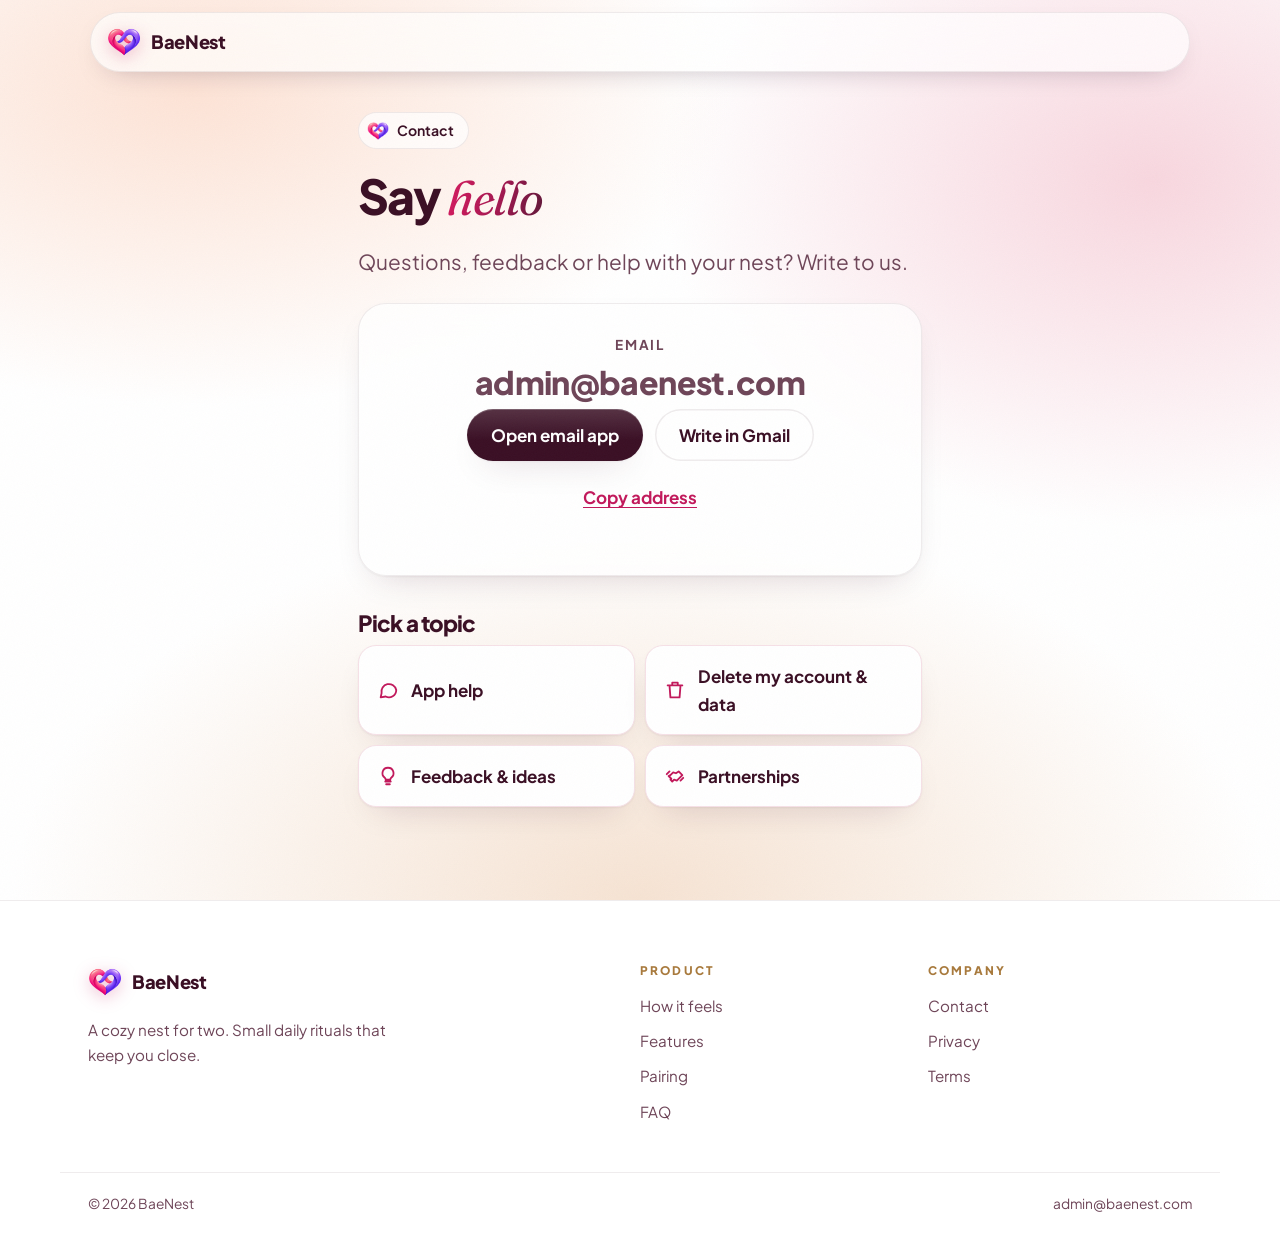
<file: contact/index.html>
<!doctype html>
<html lang="en">
<head>
  <meta charset="utf-8">
  <meta name="viewport" content="width=device-width, initial-scale=1">
  <meta http-equiv="Content-Security-Policy" content="default-src 'self'; img-src 'self' data:; style-src 'self'; script-src 'self'; connect-src 'none'; object-src 'none'; base-uri 'none'; form-action 'none'">
  <title>Contact — BaeNest</title>
  <meta name="description" content="Questions, feedback or help with BaeNest? Email admin@baenest.com.">
  <link rel="canonical" href="https://baenest.com/contact/">
  <link rel="icon" href="/assets/app-icon.png" type="image/png">
  <link rel="apple-touch-icon" href="/assets/app-icon.png">
  <meta property="og:type" content="website">
  <meta property="og:site_name" content="BaeNest">
  <meta property="og:url" content="https://baenest.com/contact/">
  <meta property="og:title" content="Contact — BaeNest">
  <meta property="og:description" content="Questions, feedback or help with BaeNest? We'd love to hear from you.">
  <meta property="og:image" content="https://baenest.com/og-image.jpg">
  <meta name="twitter:card" content="summary_large_image">
  <link rel="stylesheet" href="/assets/style.css">
  <script src="/assets/site.js" defer></script>
  <script src="/assets/contact.js" defer></script>
</head>
<body>
  <header class="site-header">
    <div class="wrap">
      <a class="brand" href="/" aria-label="BaeNest home">
        <img src="/assets/logo-mark.png" width="34" height="34" alt="">
        BaeNest
      </a>
    </div>
  </header>

  <main class="join">
    <div class="wrap">
      <span class="eyebrow"><img class="dot-logo" src="/assets/logo-mark.png" width="22" height="22" alt="">Contact</span>
      <h1>Say <em>hello</em></h1>
      <p class="lead">Questions, feedback or help with your nest? Write to us.</p>

      <div class="card code-card">
        <p class="code-label">Email</p>
        <p class="email" id="email">admin@baenest.com</p>
        <div class="cta-row center-row">
          <a class="btn" href="mailto:admin@baenest.com?subject=BaeNest">Open email app</a>
          <a class="btn btn-ghost" href="https://mail.google.com/mail/?view=cm&amp;fs=1&amp;to=admin@baenest.com&amp;su=BaeNest" target="_blank" rel="noopener noreferrer">Write in Gmail</a>
        </div>
        <button class="link-btn" id="copy-email" type="button">Copy address</button>
        <p class="copied" id="copied" role="status"></p>
      </div>

      <h2>Pick a topic</h2>
      <div class="topics">
        <a href="mailto:admin@baenest.com?subject=App%20help"><svg viewBox="0 0 24 24" fill="none" stroke="currentColor" stroke-width="2" stroke-linecap="round" stroke-linejoin="round" aria-hidden="true"><path d="M21 12a8 8 0 0 1-11.6 7.1L4 20l1-4.6A8 8 0 1 1 21 12z"/></svg>App help</a>
        <a href="mailto:admin@baenest.com?subject=Delete%20my%20account%20and%20data"><svg viewBox="0 0 24 24" fill="none" stroke="currentColor" stroke-width="2" stroke-linecap="round" stroke-linejoin="round" aria-hidden="true"><path d="M4 7h16M9 7V4h6v3M6 7l1 13h10l1-13"/></svg>Delete my account &amp; data</a>
        <a href="mailto:admin@baenest.com?subject=Feedback"><svg viewBox="0 0 24 24" fill="none" stroke="currentColor" stroke-width="2" stroke-linecap="round" stroke-linejoin="round" aria-hidden="true"><path d="M9 18h6M10 21h4M12 3a6 6 0 0 0-3.5 10.9c.6.5 1 1.2 1 2.1h5c0-.9.4-1.6 1-2.1A6 6 0 0 0 12 3z"/></svg>Feedback &amp; ideas</a>
        <a href="mailto:admin@baenest.com?subject=Partnership"><svg viewBox="0 0 24 24" fill="none" stroke="currentColor" stroke-width="2" stroke-linecap="round" stroke-linejoin="round" aria-hidden="true"><path d="M7 11l3-3 3 1 3-2 4 4-6 6-3-1-2 2-2-2 1-1-3-3z"/><path d="M3 10l3-3M21 14l-3 3"/></svg>Partnerships</a>
      </div>
    </div>
  </main>

  <footer class="site-footer">
    <div class="wrap foot">
      <div class="foot-brand">
        <a class="brand" href="/" aria-label="BaeNest home"><img src="/assets/logo-mark.png" width="34" height="34" alt="">BaeNest</a>
        <p>A cozy nest for two. Small daily rituals that keep you close.</p>
      </div>
      <nav aria-labelledby="foot-product"><h2 id="foot-product">Product</h2>
        <a href="/#story">How it feels</a><a href="/#features">Features</a><a href="/#pair">Pairing</a><a href="/#faq">FAQ</a>
      </nav>
      <nav aria-labelledby="foot-company"><h2 id="foot-company">Company</h2>
        <a href="/contact/">Contact</a><a href="/privacy/">Privacy</a><a href="/terms/">Terms</a>
      </nav>
    </div>
    <div class="wrap foot-bottom"><span>© <span id="year">2026</span> BaeNest</span><span>admin@baenest.com</span></div>
  </footer>
</body>
</html>
</file>
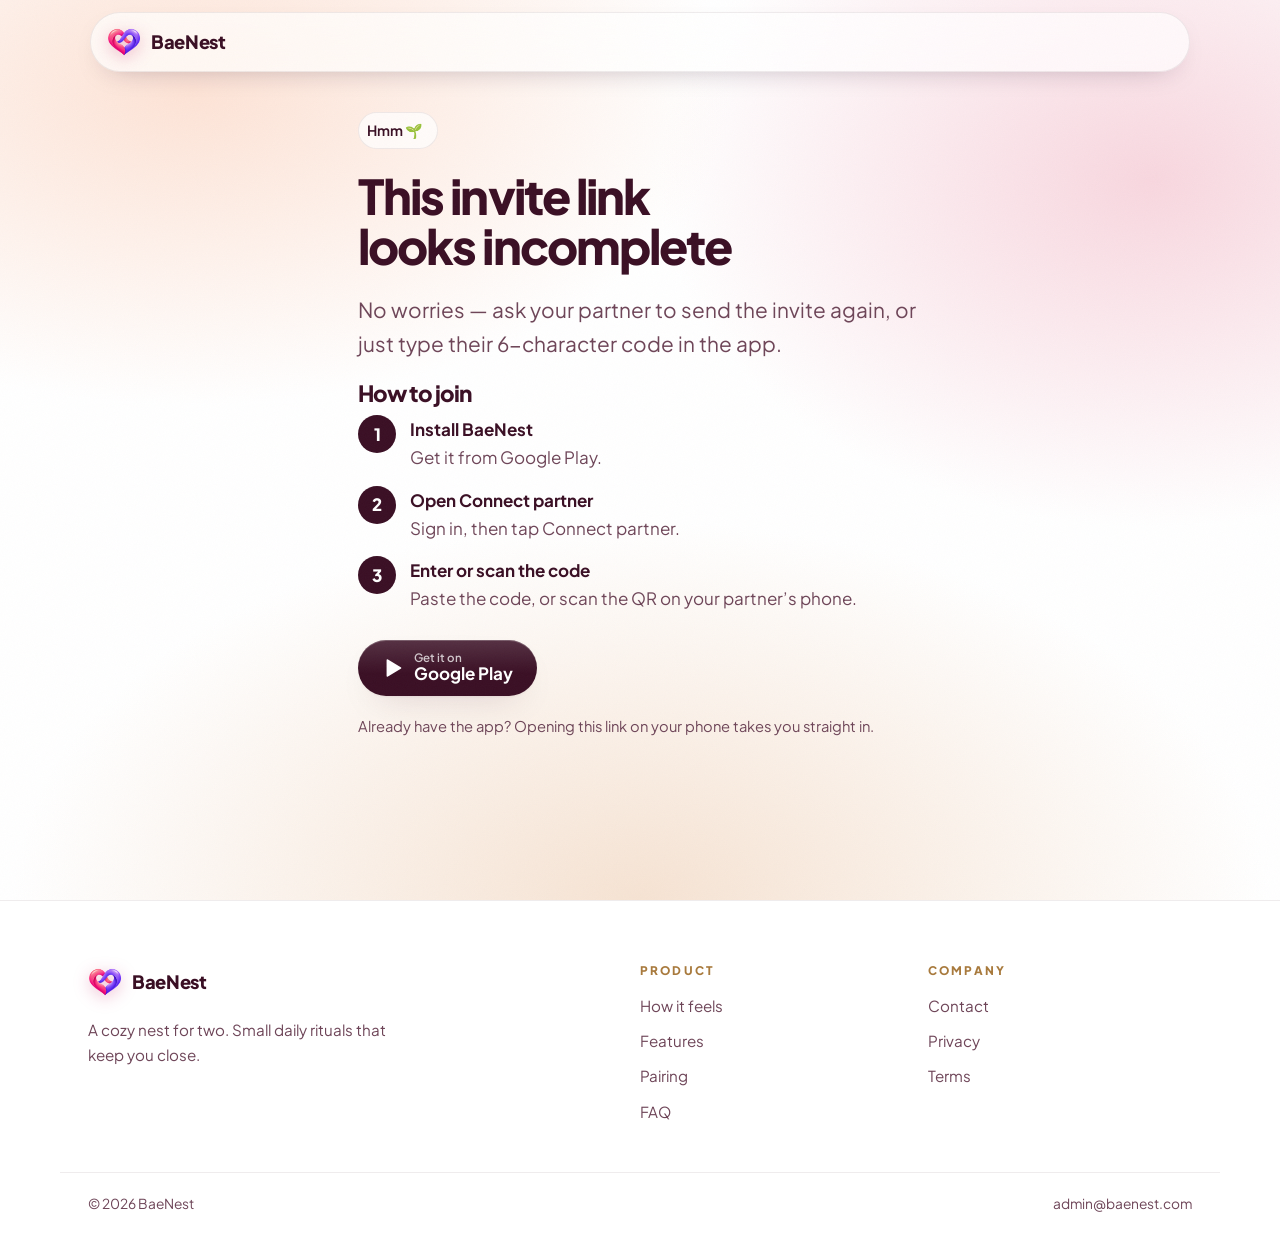
<file: join/index.html>
<!doctype html>
<html lang="en">
<head>
  <meta charset="utf-8">
  <meta name="viewport" content="width=device-width, initial-scale=1">
  <meta http-equiv="Content-Security-Policy" content="default-src 'self'; img-src 'self' data:; style-src 'self'; script-src 'self'; connect-src 'none'; object-src 'none'; base-uri 'none'; form-action 'none'">
  <!-- Keep the invite code out of Referer headers when leaving this page -->
  <meta name="referrer" content="no-referrer">
  <meta name="robots" content="noindex">
  <title>You're invited to BaeNest 💕</title>
  <meta name="description" content="Your partner invited you to BaeNest, a cozy nest for two. Install the app and enter the invite code to pair up.">
  <meta name="theme-color" content="#ffffff" media="(prefers-color-scheme: light)">
  <meta name="theme-color" content="#1d1020" media="(prefers-color-scheme: dark)">
  <link rel="icon" href="/assets/app-icon.png" type="image/png">
  <link rel="apple-touch-icon" href="/assets/app-icon.png">
  <meta property="og:type" content="website">
  <meta property="og:site_name" content="BaeNest">
  <meta property="og:title" content="Your partner invited you to BaeNest 💕">
  <meta property="og:description" content="Tap to join their nest. A cozy nest for two.">
  <meta property="og:image" content="https://baenest.com/og-image.jpg">
  <meta property="og:image:width" content="1200">
  <meta property="og:image:height" content="630">
  <meta property="og:image:alt" content="BaeNest — two birds in a cozy nest under a heart">
  <meta name="twitter:card" content="summary_large_image">
  <meta name="twitter:title" content="Your partner invited you to BaeNest 💕">
  <meta name="twitter:description" content="Tap to join their nest. A cozy nest for two.">
  <meta name="twitter:image" content="https://baenest.com/og-image.jpg">
  <link rel="stylesheet" href="/assets/style.css">
  <script src="/assets/join.js" defer></script>
</head>
<body>
  <header class="site-header">
    <div class="wrap">
      <a class="brand" href="/" aria-label="BaeNest home">
        <img src="/assets/logo-mark.png" width="34" height="34" alt="">
        BaeNest
      </a>
    </div>
  </header>

  <main class="join">
    <div class="wrap">
      <div id="has-code" hidden>
        <span class="eyebrow">Invite 💌</span>
        <h1>Your partner invited you to BaeNest 💕</h1>
        <p class="lead">A cozy nest for two is waiting. Here’s your invite code:</p>

        <div class="card code-card">
          <p class="code-label">Invite code</p>
          <p class="code" id="code" aria-live="polite"></p>
          <button class="btn" id="copy" type="button">
            <svg viewBox="0 0 24 24" fill="none" stroke="currentColor" stroke-width="2" stroke-linecap="round" stroke-linejoin="round" aria-hidden="true"><rect x="9" y="9" width="12" height="12" rx="2"/><path d="M5 15V5a2 2 0 0 1 2-2h10"/></svg>
            <span>Copy code</span>
          </button>
          <p class="copied" id="copied" role="status"></p>
        </div>
      </div>

      <div id="no-code" hidden>
        <span class="eyebrow">Hmm 🌱</span>
        <h1>This invite link looks incomplete</h1>
        <p class="lead">No worries — ask your partner to send the invite again, or just type their 6-character code in the app.</p>
      </div>

      <noscript>
        <h1>Your partner invited you to BaeNest 💕</h1>
        <p class="lead">Your invite code is the 6 characters after <strong>code=</strong> in the link you received.</p>
      </noscript>

      <h2 class="h3">How to join</h2>
      <ol class="steps">
        <li><div><strong>Install BaeNest</strong><span>Get it from Google Play.</span></div></li>
        <li><div><strong>Open Connect partner</strong><span>Sign in, then tap Connect partner.</span></div></li>
        <li><div><strong>Enter or scan the code</strong><span>Paste the code, or scan the QR on your partner’s phone.</span></div></li>
      </ol>

      <!-- TODO: Play Store link goes live once the app is published -->
      <a class="btn btn-play" href="https://play.google.com/store/apps/details?id=com.baenest.app" rel="noopener noreferrer">
        <svg viewBox="0 0 24 24" aria-hidden="true"><path fill="currentColor" d="M5 3.5v17a1 1 0 0 0 1.5.86l14-8.5a1 1 0 0 0 0-1.72l-14-8.5A1 1 0 0 0 5 3.5z"/></svg>
        <span><small>Get it on</small>Google Play</span>
      </a>
      <p class="fine">Already have the app? Opening this link on your phone takes you straight in.</p>
    </div>
  </main>

  <footer class="site-footer">
    <div class="wrap foot">
      <div class="foot-brand">
        <a class="brand" href="/" aria-label="BaeNest home"><img src="/assets/logo-mark.png" width="34" height="34" alt="">BaeNest</a>
        <p>A cozy nest for two. Small daily rituals that keep you close.</p>
      </div>
      <nav aria-labelledby="foot-product"><h2 id="foot-product">Product</h2>
        <a href="/#story">How it feels</a><a href="/#features">Features</a><a href="/#pair">Pairing</a><a href="/#faq">FAQ</a>
      </nav>
      <nav aria-labelledby="foot-company"><h2 id="foot-company">Company</h2>
        <a href="/contact/">Contact</a><a href="/privacy/">Privacy</a><a href="/terms/">Terms</a>
      </nav>
    </div>
    <div class="wrap foot-bottom"><span>© <span id="year">2026</span> BaeNest</span><span>admin@baenest.com</span></div>
  </footer>
</body>
</html>
</file>
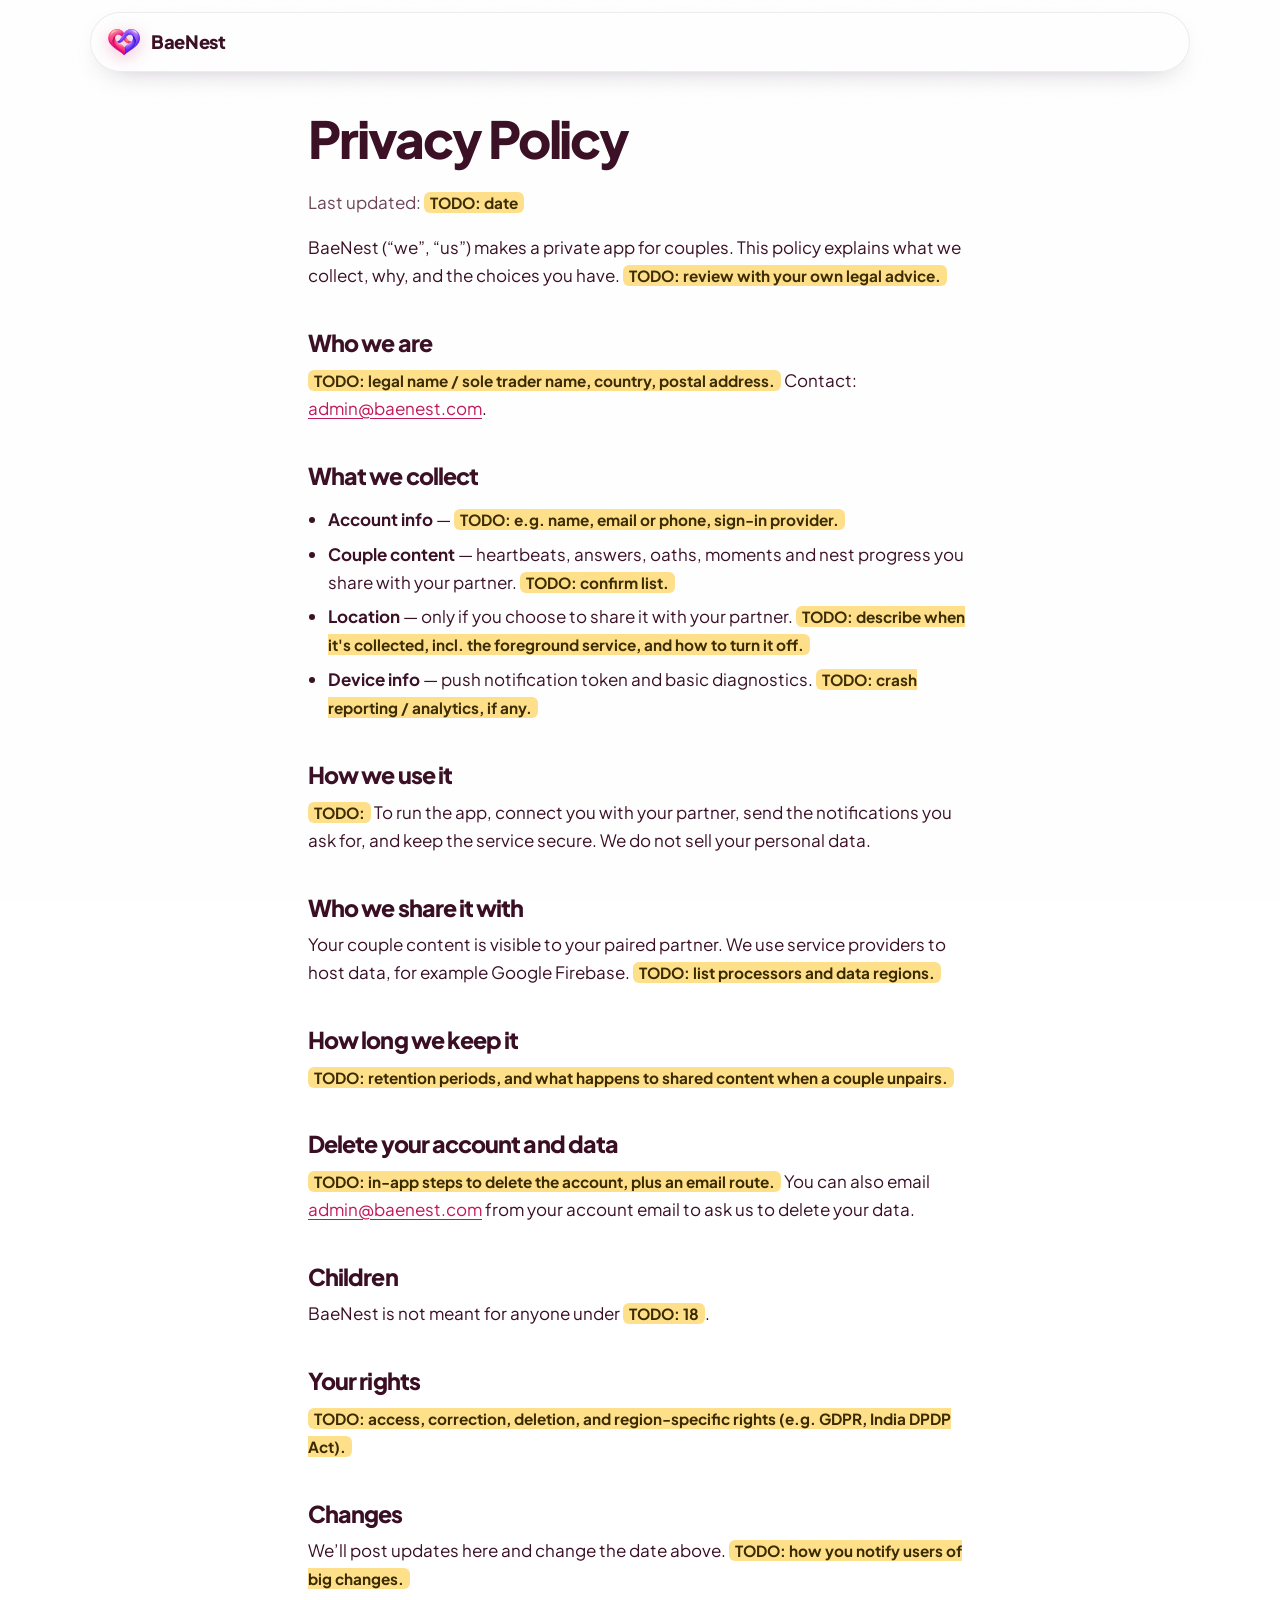
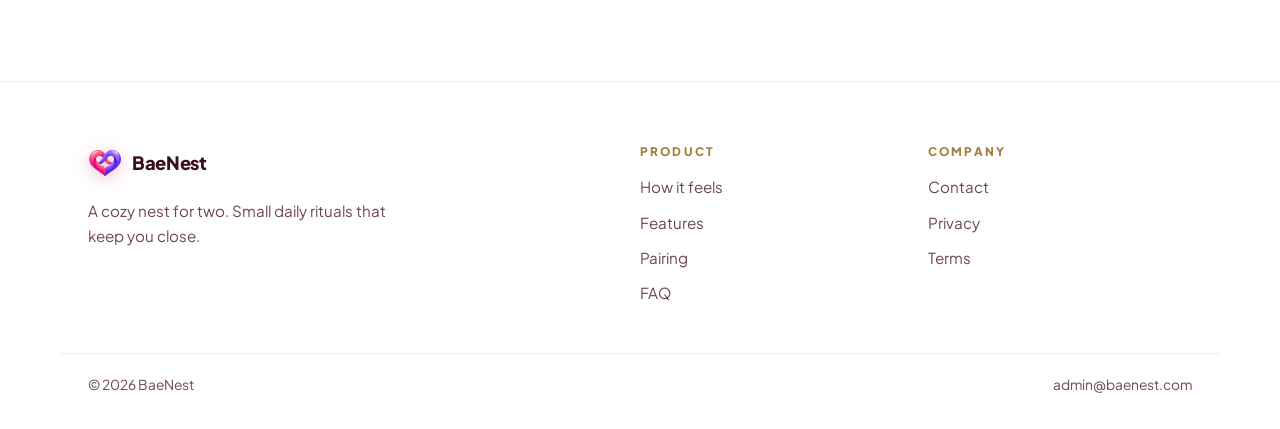
<file: privacy/index.html>
<!doctype html>
<html lang="en">
<head>
  <meta charset="utf-8">
  <meta name="viewport" content="width=device-width, initial-scale=1">
  <meta http-equiv="Content-Security-Policy" content="default-src 'self'; img-src 'self' data:; style-src 'self'; script-src 'self'; object-src 'none'; base-uri 'none'; form-action 'none'">
  <title>Privacy Policy — BaeNest</title>
  <meta name="description" content="How BaeNest collects, uses and protects your information.">
  <link rel="canonical" href="https://baenest.com/privacy/">
  <link rel="icon" href="/assets/app-icon.png" type="image/png">
  <link rel="apple-touch-icon" href="/assets/app-icon.png">
  <meta property="og:type" content="website">
  <meta property="og:site_name" content="BaeNest">
  <meta property="og:url" content="https://baenest.com/privacy/">
  <meta property="og:title" content="Privacy Policy — BaeNest">
  <meta property="og:description" content="How BaeNest collects, uses and protects your information.">
  <meta property="og:image" content="https://baenest.com/og-image.jpg">
  <meta name="twitter:card" content="summary_large_image">
  <link rel="stylesheet" href="/assets/style.css">
  <script src="/assets/site.js" defer></script>
</head>
<body>
  <header class="site-header">
    <div class="wrap">
      <a class="brand" href="/" aria-label="BaeNest home">
        <img src="/assets/logo-mark.png" width="34" height="34" alt="">
        BaeNest
      </a>
    </div>
  </header>

  <main class="prose">
    <div class="wrap">
      <h1>Privacy Policy</h1>
      <p class="updated">Last updated: <span class="todo">TODO: date</span></p>

      <p>BaeNest (“we”, “us”) makes a private app for couples. This policy explains what we collect, why, and the choices you have. <span class="todo">TODO: review with your own legal advice.</span></p>

      <h2>Who we are</h2>
      <p><span class="todo">TODO: legal name / sole trader name, country, postal address.</span> Contact: <a href="mailto:admin@baenest.com">admin@baenest.com</a>.</p>

      <h2>What we collect</h2>
      <ul>
        <li><strong>Account info</strong> — <span class="todo">TODO: e.g. name, email or phone, sign-in provider.</span></li>
        <li><strong>Couple content</strong> — heartbeats, answers, oaths, moments and nest progress you share with your partner. <span class="todo">TODO: confirm list.</span></li>
        <li><strong>Location</strong> — only if you choose to share it with your partner. <span class="todo">TODO: describe when it's collected, incl. the foreground service, and how to turn it off.</span></li>
        <li><strong>Device info</strong> — push notification token and basic diagnostics. <span class="todo">TODO: crash reporting / analytics, if any.</span></li>
      </ul>

      <h2>How we use it</h2>
      <p><span class="todo">TODO:</span> To run the app, connect you with your partner, send the notifications you ask for, and keep the service secure. We do not sell your personal data.</p>

      <h2>Who we share it with</h2>
      <p>Your couple content is visible to your paired partner. We use service providers to host data, for example Google Firebase. <span class="todo">TODO: list processors and data regions.</span></p>

      <h2>How long we keep it</h2>
      <p><span class="todo">TODO: retention periods, and what happens to shared content when a couple unpairs.</span></p>

      <h2>Delete your account and data</h2>
      <p><span class="todo">TODO: in-app steps to delete the account, plus an email route.</span> You can also email <a href="mailto:admin@baenest.com">admin@baenest.com</a> from your account email to ask us to delete your data.</p>

      <h2>Children</h2>
      <p>BaeNest is not meant for anyone under <span class="todo">TODO: 18</span>.</p>

      <h2>Your rights</h2>
      <p><span class="todo">TODO: access, correction, deletion, and region-specific rights (e.g. GDPR, India DPDP Act).</span></p>

      <h2>Changes</h2>
      <p>We’ll post updates here and change the date above. <span class="todo">TODO: how you notify users of big changes.</span></p>
    </div>
  </main>

  <footer class="site-footer">
    <div class="wrap foot">
      <div class="foot-brand">
        <a class="brand" href="/" aria-label="BaeNest home"><img src="/assets/logo-mark.png" width="34" height="34" alt="">BaeNest</a>
        <p>A cozy nest for two. Small daily rituals that keep you close.</p>
      </div>
      <nav aria-labelledby="foot-product"><h2 id="foot-product">Product</h2>
        <a href="/#story">How it feels</a><a href="/#features">Features</a><a href="/#pair">Pairing</a><a href="/#faq">FAQ</a>
      </nav>
      <nav aria-labelledby="foot-company"><h2 id="foot-company">Company</h2>
        <a href="/contact/">Contact</a><a href="/privacy/">Privacy</a><a href="/terms/">Terms</a>
      </nav>
    </div>
    <div class="wrap foot-bottom"><span>© <span id="year">2026</span> BaeNest</span><span>admin@baenest.com</span></div>
  </footer>
</body>
</html>
</file>
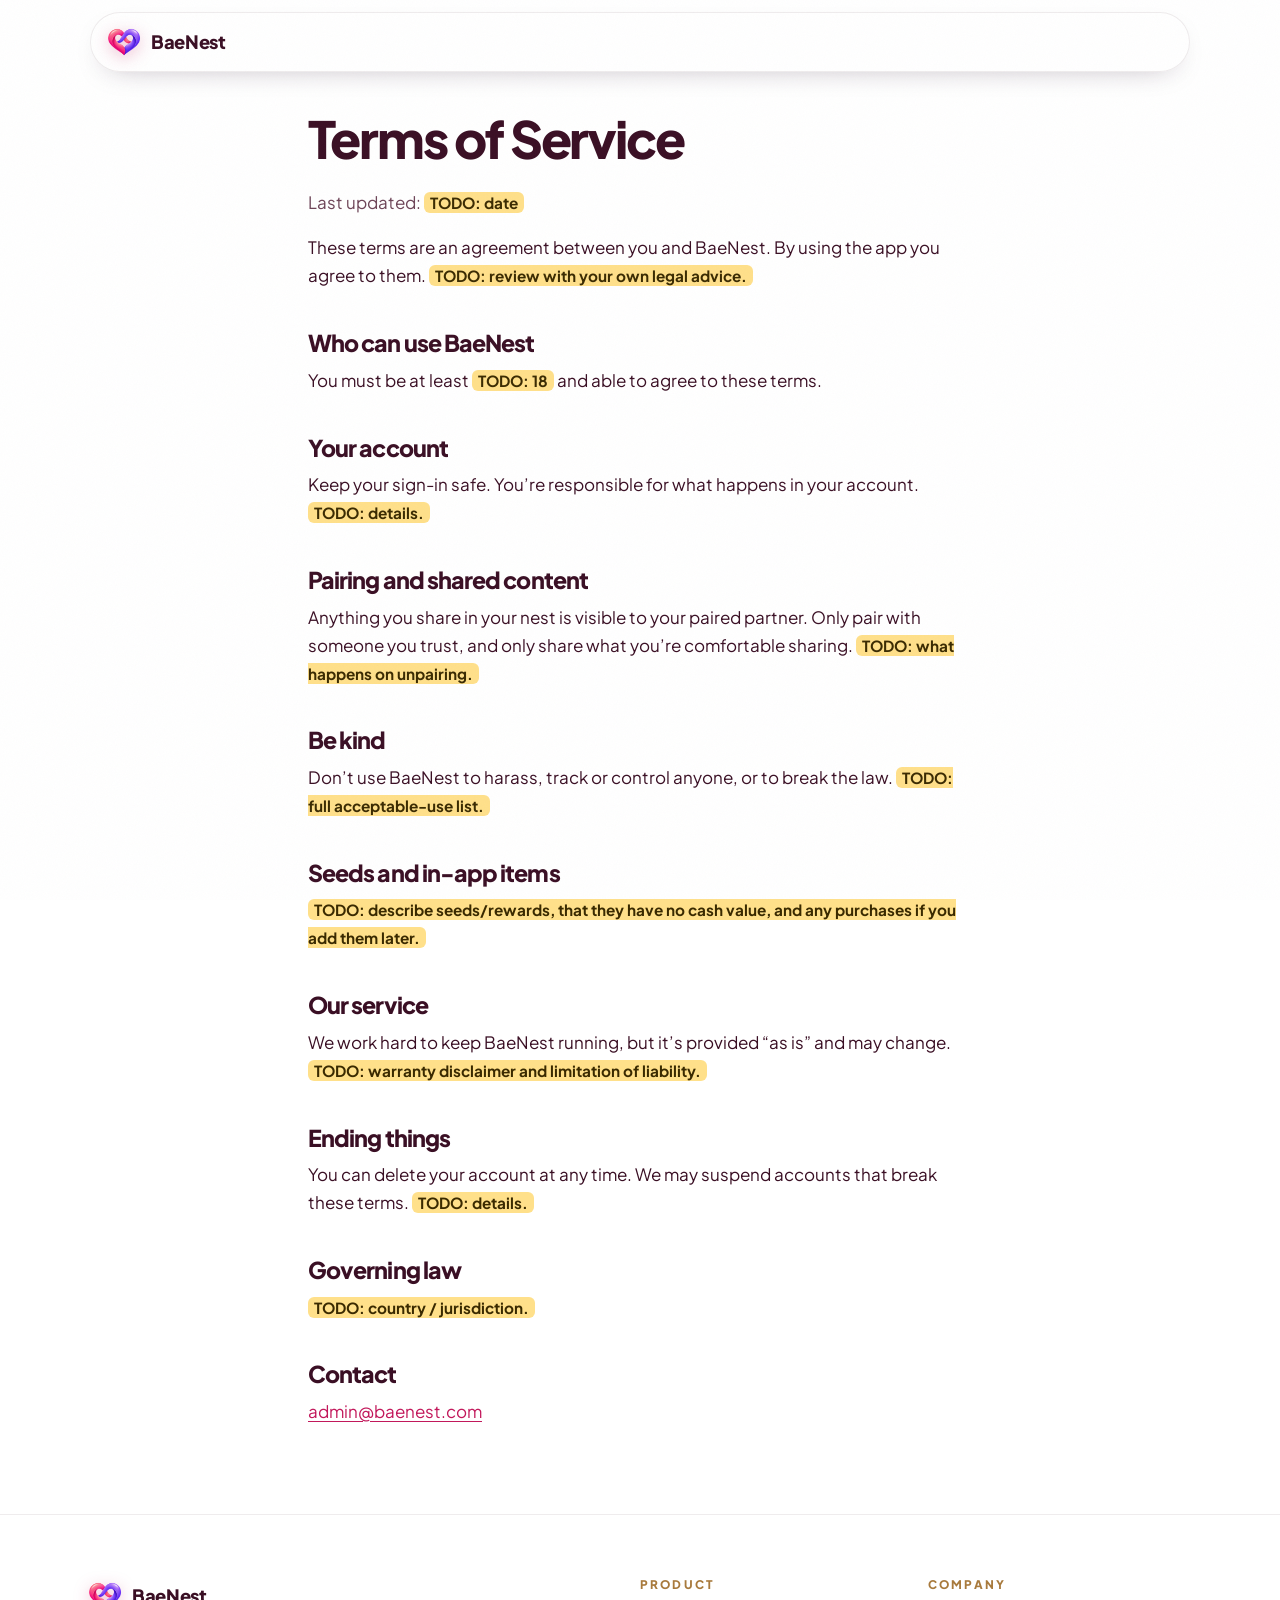
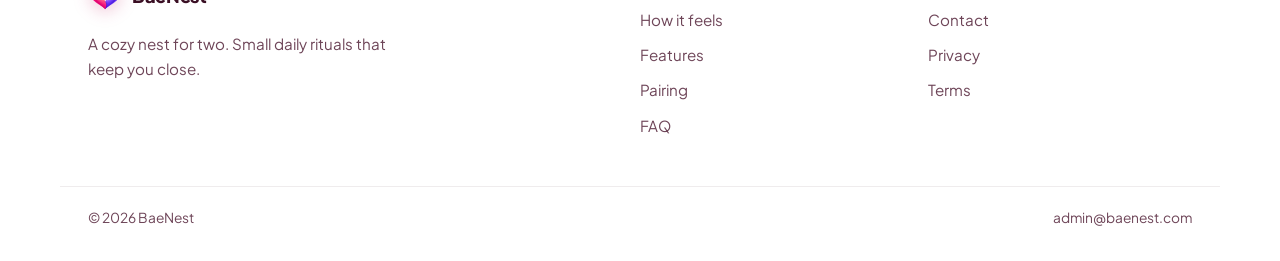
<file: terms/index.html>
<!doctype html>
<html lang="en">
<head>
  <meta charset="utf-8">
  <meta name="viewport" content="width=device-width, initial-scale=1">
  <meta http-equiv="Content-Security-Policy" content="default-src 'self'; img-src 'self' data:; style-src 'self'; script-src 'self'; object-src 'none'; base-uri 'none'; form-action 'none'">
  <title>Terms of Service — BaeNest</title>
  <meta name="description" content="The terms of service for BaeNest, the private couples app for daily rituals.">
  <link rel="canonical" href="https://baenest.com/terms/">
  <link rel="icon" href="/assets/app-icon.png" type="image/png">
  <link rel="apple-touch-icon" href="/assets/app-icon.png">
  <meta property="og:type" content="website">
  <meta property="og:site_name" content="BaeNest">
  <meta property="og:url" content="https://baenest.com/terms/">
  <meta property="og:title" content="Terms of Service — BaeNest">
  <meta property="og:description" content="The terms of service for BaeNest, the private couples app for daily rituals.">
  <meta property="og:image" content="https://baenest.com/og-image.jpg">
  <meta name="twitter:card" content="summary_large_image">
  <link rel="stylesheet" href="/assets/style.css">
  <script src="/assets/site.js" defer></script>
</head>
<body>
  <header class="site-header">
    <div class="wrap">
      <a class="brand" href="/" aria-label="BaeNest home">
        <img src="/assets/logo-mark.png" width="34" height="34" alt="">
        BaeNest
      </a>
    </div>
  </header>

  <main class="prose">
    <div class="wrap">
      <h1>Terms of Service</h1>
      <p class="updated">Last updated: <span class="todo">TODO: date</span></p>

      <p>These terms are an agreement between you and BaeNest. By using the app you agree to them. <span class="todo">TODO: review with your own legal advice.</span></p>

      <h2>Who can use BaeNest</h2>
      <p>You must be at least <span class="todo">TODO: 18</span> and able to agree to these terms.</p>

      <h2>Your account</h2>
      <p>Keep your sign-in safe. You’re responsible for what happens in your account. <span class="todo">TODO: details.</span></p>

      <h2>Pairing and shared content</h2>
      <p>Anything you share in your nest is visible to your paired partner. Only pair with someone you trust, and only share what you’re comfortable sharing. <span class="todo">TODO: what happens on unpairing.</span></p>

      <h2>Be kind</h2>
      <p>Don’t use BaeNest to harass, track or control anyone, or to break the law. <span class="todo">TODO: full acceptable-use list.</span></p>

      <h2>Seeds and in-app items</h2>
      <p><span class="todo">TODO: describe seeds/rewards, that they have no cash value, and any purchases if you add them later.</span></p>

      <h2>Our service</h2>
      <p>We work hard to keep BaeNest running, but it’s provided “as is” and may change. <span class="todo">TODO: warranty disclaimer and limitation of liability.</span></p>

      <h2>Ending things</h2>
      <p>You can delete your account at any time. We may suspend accounts that break these terms. <span class="todo">TODO: details.</span></p>

      <h2>Governing law</h2>
      <p><span class="todo">TODO: country / jurisdiction.</span></p>

      <h2>Contact</h2>
      <p><a href="mailto:admin@baenest.com">admin@baenest.com</a></p>
    </div>
  </main>

  <footer class="site-footer">
    <div class="wrap foot">
      <div class="foot-brand">
        <a class="brand" href="/" aria-label="BaeNest home"><img src="/assets/logo-mark.png" width="34" height="34" alt="">BaeNest</a>
        <p>A cozy nest for two. Small daily rituals that keep you close.</p>
      </div>
      <nav aria-labelledby="foot-product"><h2 id="foot-product">Product</h2>
        <a href="/#story">How it feels</a><a href="/#features">Features</a><a href="/#pair">Pairing</a><a href="/#faq">FAQ</a>
      </nav>
      <nav aria-labelledby="foot-company"><h2 id="foot-company">Company</h2>
        <a href="/contact/">Contact</a><a href="/privacy/">Privacy</a><a href="/terms/">Terms</a>
      </nav>
    </div>
    <div class="wrap foot-bottom"><span>© <span id="year">2026</span> BaeNest</span><span>admin@baenest.com</span></div>
  </footer>
</body>
</html>
</file>
<file: assets/style.css>
@font-face { font-family: "Fraunces"; src: url("/assets/fonts/fraunces-italic.woff2") format("woff2");
  font-style: italic; font-weight: 400 600; font-display: swap; }
@font-face { font-family: "Plus Jakarta Sans"; src: url("/assets/fonts/plus-jakarta-sans.woff2") format("woff2");
  font-style: normal; font-weight: 400 800; font-display: swap; }

/* BaeNest — shared styles. Mobile-first, light + dark via prefers-color-scheme.
   .night sections are always dark (cinematic hero, story, closing band). */

:root {
  --bg: #ffffff;
  --bg-2: #fff1f4;
  --surface: #ffffff;
  --glass: rgba(255, 255, 255, 0.72);
  --glass-border: rgba(58, 15, 36, 0.08);
  --text: #3a0f24;
  --muted: #6e4558;
  --accent: #c2185b;
  --gold: #a87a3d;
  --btn-bg: #3a0f24;
  --btn-text: #ffffff;
  --btn-hover: #5a1736;
  --border: #f6e1e7;
  --ring: rgba(194, 24, 91, 0.4);
  --shadow: 0 1px 2px rgba(58, 15, 36, 0.05), 0 14px 36px -18px rgba(58, 15, 36, 0.22);
  --shadow-lg: 0 2px 4px rgba(58, 15, 36, 0.06), 0 36px 72px -30px rgba(58, 15, 36, 0.38);
  --hairline: rgba(58, 15, 36, 0.08);
  --grad-text: linear-gradient(100deg, #d81b60 0%, #a0174f 55%, #5a1736 100%);
  --grad-icon: linear-gradient(140deg, #f06292 0%, #a0174f 100%);
  --hero: radial-gradient(60% 50% at 15% 10%, #fde3d6 0%, transparent 70%),
          radial-gradient(55% 55% at 90% 20%, #f8d7df 0%, transparent 70%),
          radial-gradient(70% 60% at 50% 100%, #f6e3d3 0%, transparent 70%),
          #ffffff;
  --bubble: #dcf5d0;
  --grain: 0.03;
  --radius: 28px;
  --font: "Plus Jakarta Sans", ui-sans-serif, system-ui, -apple-system, "Segoe UI Variable Display", "Segoe UI", Roboto, "Helvetica Neue", sans-serif;
  --serif: "Fraunces", "Iowan Old Style", "Palatino Linotype", Palatino, "Book Antiqua", Georgia, serif;
  --ease: cubic-bezier(.16, 1, .3, 1);
  color-scheme: light dark;
}

@media (prefers-color-scheme: dark) {
  :root {
    --bg: #1c0712;
    --bg-2: #25091a;
    --surface: #2e0d20;
    --glass: rgba(46, 13, 32, 0.62);
    --glass-border: rgba(255, 255, 255, 0.08);
    --text: #fdf0f3;
    --muted: #e2c4d0;
    --accent: #ff9ab8;
    --gold: #e2bd85;
    --btn-bg: #f8d7df;
    --btn-text: #3a0f24;
    --btn-hover: #ffffff;
    --border: #451a30;
    --ring: rgba(255, 154, 184, 0.45);
    --shadow: 0 1px 2px rgba(0, 0, 0, 0.3), 0 16px 40px -20px rgba(0, 0, 0, 0.7);
    --shadow-lg: 0 2px 4px rgba(0, 0, 0, 0.3), 0 40px 80px -30px rgba(0, 0, 0, 0.8);
    --hairline: rgba(255, 255, 255, 0.08);
    --grad-text: linear-gradient(100deg, #ffb3c9 0%, #f48fb1 50%, #e8c39e 100%);
    --hero: radial-gradient(60% 50% at 15% 10%, #4a1428 0%, transparent 70%),
            radial-gradient(55% 55% at 90% 20%, #45122e 0%, transparent 70%),
            radial-gradient(70% 60% at 50% 100%, #3a1a1c 0%, transparent 70%),
            #1c0712;
    --bubble: #1f3d2c;
    --grain: 0.06;
  }
}

.night {
  --night: #2a0b1c;
  --text: #fff3f5;
  --muted: #e8cad5;
  --accent: #ffa5c0;
  --gold: #e2bd85;
  --surface: rgba(255, 255, 255, 0.06);
  --border: rgba(255, 255, 255, 0.1);
  --glass: rgba(255, 255, 255, 0.08);
  --glass-border: rgba(255, 255, 255, 0.14);
  --btn-bg: #ffffff;
  --btn-text: #3a0f24;
  --btn-hover: #fbe3ea;
  --grad-text: linear-gradient(100deg, #ffc2d4 0%, #f7a1bd 45%, #e8c39e 100%);
  --shadow: 0 20px 50px -24px rgba(0, 0, 0, 0.8);
  background: radial-gradient(120% 80% at 50% 0%, #3d1029 0%, var(--night) 60%), var(--night);
  color: var(--text);
  position: relative;
  isolation: isolate;
}

*, *::before, *::after { box-sizing: border-box; }
[hidden] { display: none !important; }

html { -webkit-text-size-adjust: 100%; scroll-behavior: smooth; scroll-padding-top: 90px; }
body {
  margin: 0;
  background: var(--bg);
  color: var(--text);
  font-family: var(--font);
  font-size: 1.0625rem;
  line-height: 1.65;
  -webkit-font-smoothing: antialiased;
  overflow-x: clip;
}
body::after {
  content: ""; position: fixed; inset: 0; pointer-events: none; z-index: 100; opacity: var(--grain);
  background-image: url("data:image/svg+xml,%3Csvg xmlns='http://www.w3.org/2000/svg' width='160' height='160'%3E%3Cfilter id='n'%3E%3CfeTurbulence type='fractalNoise' baseFrequency='.9' numOctaves='3' stitchTiles='stitch'/%3E%3C/filter%3E%3Crect width='100%25' height='100%25' filter='url(%23n)'/%3E%3C/svg%3E");
}
img, svg { display: block; max-width: 100%; }
a { color: var(--accent); text-underline-offset: 3px; }
a:hover { text-decoration-thickness: 2px; }
:focus-visible { outline: 3px solid var(--ring); outline-offset: 3px; border-radius: 10px; }

h1, h2, h3 { line-height: 1.04; letter-spacing: -0.04em; margin: 0 0 0.45em; text-wrap: balance; }
h1 { font-size: clamp(3rem, 12.5vw, 6.2rem); font-weight: 800; }
h2 { font-size: clamp(2.1rem, 7.5vw, 3.6rem); font-weight: 800; }
h3 { font-size: 1.25rem; font-weight: 750; letter-spacing: -0.02em; line-height: 1.2; }
h1 em, h2 em, h3 em {
  font-family: var(--serif); font-style: italic; font-weight: 400; letter-spacing: -0.02em; font-optical-sizing: auto;
  background: var(--grad-text); -webkit-background-clip: text; background-clip: text; color: transparent;
  padding-right: 0.08em;
}
p { margin: 0 0 1em; }

.wrap { width: 100%; max-width: 1160px; margin: 0 auto; padding: 0 16px; }
@media (min-width: 640px) { .wrap { padding: 0 28px; } }

.skip { position: absolute; left: -999px; top: 8px; }
.skip:focus { left: 8px; z-index: 30; background: var(--surface); padding: 8px 14px; }

/* Floating glass header */
.site-header { position: sticky; top: 0; z-index: 20; padding: 12px 12px 0; height: 72px; }
.site-header .wrap {
  display: flex; align-items: center; justify-content: space-between; gap: 12px; height: 60px;
  max-width: 1100px; padding: 0 8px 0 16px; border-radius: 999px;
  background: var(--glass); border: 1px solid var(--glass-border);
  backdrop-filter: blur(18px) saturate(1.6); -webkit-backdrop-filter: blur(18px) saturate(1.6);
  box-shadow: 0 10px 30px -18px rgba(43, 20, 48, 0.4);
}
.site-header + main { margin-top: -72px; }
.site-header .wrap, .site-header .brand, .site-header .nav a { transition: background-color .4s ease, border-color .4s ease, color .4s ease; }
.site-header.on-night .wrap { background: rgba(42, 11, 28, .66); border-color: rgba(255, 255, 255, .12); }
.site-header.on-night .brand { color: #fbeef4; }
.site-header.on-night .nav a:not(.btn) { color: #e3cddc; }
.site-header.on-night .nav a:not(.btn):hover { color: #fff; background: rgba(255, 255, 255, .08); }
.site-header.on-night .btn { background: #fff; color: #3a0f24; }
.brand { display: inline-flex; align-items: center; gap: 10px; color: var(--text); text-decoration: none;
  font-weight: 800; font-size: 1.15rem; letter-spacing: -0.02em; }
.brand img { width: 34px; height: 34px; transform-origin: 50% 60%; filter: drop-shadow(0 4px 8px rgba(194, 24, 91, .28));
  animation: logoIn 1s var(--ease) both, logoBeat 5s 1.4s ease-in-out infinite; }
@keyframes logoIn { from { opacity: 0; transform: scale(.4) rotate(-24deg); } }
@keyframes logoBeat { 0%, 70%, 100% { transform: scale(1); } 76% { transform: scale(1.14); } 82% { transform: scale(.97); } 88% { transform: scale(1.08); } 94% { transform: scale(1); } }
.eyebrow .dot-logo { width: 22px; height: 22px; animation: logoBeat 5s 2s ease-in-out infinite; }
/* Official logo, big: glow, beating heart, orbiting comet ring */
.logo-orb { position: relative; width: 132px; height: 132px; margin: 0 auto 34px; display: grid; place-items: center;
  animation: float 6s ease-in-out infinite; }
.logo-orb img { width: 104px; height: auto; animation: logoBeat 4s ease-in-out infinite; filter: drop-shadow(0 12px 24px rgba(0, 0, 0, .35)); }
.logo-orb::before { content: ""; position: absolute; inset: -14px; border-radius: 50%;
  background: conic-gradient(from 0deg, transparent 0 62%, rgba(255, 92, 141, .95) 82%, rgba(124, 92, 255, .95) 96%, transparent 100%);
  -webkit-mask: radial-gradient(farthest-side, transparent calc(100% - 2.5px), #000 calc(100% - 2px));
  mask: radial-gradient(farthest-side, transparent calc(100% - 2.5px), #000 calc(100% - 2px));
  animation: spin 5s linear infinite; }
.logo-orb::after { content: ""; position: absolute; inset: -34px; z-index: -1; border-radius: 50%;
  background: radial-gradient(closest-side, rgba(255, 92, 141, .5), rgba(124, 92, 255, .28) 60%, transparent);
  filter: blur(8px); animation: breathe 4s ease-in-out infinite; }
@keyframes spin { to { transform: rotate(1turn); } }
.nav { display: flex; align-items: center; gap: 2px; }
.nav a:not(.btn) { color: var(--muted); text-decoration: none; font-weight: 600; font-size: 0.95rem;
  padding: 8px 14px; border-radius: 999px; display: none; }
.nav a:not(.btn):hover { color: var(--text); background: var(--glass); }
@media (min-width: 820px) { .nav a:not(.btn) { display: inline; } }

/* Buttons */
.btn { display: inline-flex; align-items: center; justify-content: center; gap: 10px; min-height: 52px;
  padding: 12px 24px; border-radius: 999px; border: 0; font: inherit; font-weight: 700; text-decoration: none;
  cursor: pointer; background: var(--btn-bg); color: var(--btn-text); box-shadow: var(--shadow);
  transition: transform .3s var(--ease), background-color .2s ease, box-shadow .3s ease; }
.btn { background-image: linear-gradient(180deg, rgba(255,255,255,.14), rgba(255,255,255,0) 60%);
  box-shadow: inset 0 1px 0 rgba(255,255,255,.22), var(--shadow); }
.btn:hover { background-color: var(--btn-hover); transform: translateY(-2px); box-shadow: var(--shadow-lg); }
.btn:active { transform: translateY(0) scale(.98); }
.btn svg { width: 22px; height: 22px; flex: none; }
.btn-sm { min-height: 44px; padding: 8px 18px; font-size: 0.95rem; box-shadow: inset 0 1px 0 rgba(255,255,255,.22); }
.btn-ghost { background: var(--glass); color: var(--text); box-shadow: inset 0 0 0 1.5px var(--glass-border);
  backdrop-filter: blur(10px); -webkit-backdrop-filter: blur(10px); }
.btn-ghost:hover { background: var(--surface); color: var(--text); }
.btn-play small { display: block; font-size: 0.72rem; font-weight: 600; opacity: 0.75; line-height: 1.1; }
.btn-play span { text-align: left; line-height: 1.15; }

.eyebrow { display: inline-flex; align-items: center; gap: 8px; font-weight: 650; font-size: 0.88rem; color: var(--text);
  background: var(--glass); border: 1px solid var(--glass-border); padding: 6px 14px 6px 8px; border-radius: 999px;
  backdrop-filter: blur(10px); -webkit-backdrop-filter: blur(10px); margin-bottom: 22px; }
.eyebrow .dot { width: 22px; height: 22px; border-radius: 50%; display: grid; place-items: center; font-size: 0.72rem;
  background: var(--grad-icon); color: #fff; }
.lead { font-size: clamp(1.1rem, 3.6vw, 1.3rem); color: var(--muted); max-width: 38ch; text-wrap: pretty; }
.cta-row { display: flex; flex-wrap: wrap; gap: 12px; margin-top: 30px; }
.fine { font-size: 0.92rem; color: var(--muted); margin-top: 18px; }
.kicker { display: inline-flex; align-items: center; gap: 12px; font-size: 0.76rem; font-weight: 700; text-transform: uppercase; letter-spacing: 0.18em;
  color: var(--gold); margin-bottom: 16px; }

/* ---------- Stars + aurora (night sections) ---------- */
.stars { position: absolute; inset: 0; z-index: -1; overflow: hidden; pointer-events: none; }
.stars i { position: absolute; border-radius: 50%; background: #ffeedd; opacity: .5;
  animation: twinkle var(--t, 3s) var(--d, 0s) ease-in-out infinite; }
@keyframes twinkle { 0%, 100% { opacity: .15; } 50% { opacity: .9; } }
.aurora { position: absolute; inset: 0; z-index: -2; overflow: hidden; pointer-events: none; }
.aurora::before, .aurora::after { content: ""; position: absolute; width: 70vmax; height: 70vmax; border-radius: 50%;
  filter: blur(90px); opacity: .55; animation: drift 22s ease-in-out infinite alternate; }
.aurora::before { background: radial-gradient(circle, #9b2456 0%, transparent 65%); top: -30vmax; right: -25vmax; }
.aurora::after { background: radial-gradient(circle, #8a5a2b 0%, transparent 65%); bottom: -35vmax; left: -25vmax; animation-delay: -11s; }
@keyframes drift { from { transform: translate(0, 0) scale(1); } to { transform: translate(6vmax, 4vmax) scale(1.15); } }

/* ---------- Hero ---------- */
.hero { padding: 120px 0 72px; overflow: hidden; min-height: 100svh; display: flex; align-items: center; }
.hero .wrap { display: grid; gap: 56px; align-items: center; }
@media (min-width: 960px) { .hero { padding: 120px 0 80px; } .hero .wrap { grid-template-columns: 1.1fr 0.9fr; gap: 40px; } }
.hero-stage { position: relative; }
@media (min-width: 960px) {
  .hero-copy { transform: translateY(calc(var(--hs, 0) * -90px)); opacity: calc(1 - var(--hs, 0) * 1.4); }
  .hero-stage { transform: translateY(calc(var(--hs, 0) * -50px)) scale(calc(1 + var(--hs, 0) * .08)); }
}
.h-line { display: block; overflow: hidden; padding-bottom: 0.1em; margin-bottom: -0.1em; }
.h-line > span { display: inline-block; animation: rise 1.2s var(--ease) both; }
.h-line:nth-child(2) > span { animation-delay: .14s; }
@keyframes rise { from { transform: translateY(110%) rotate(3deg); } }
.fade-up { animation: fadeUp 1.1s var(--ease) both; }
.d1 { animation-delay: .35s; } .d2 { animation-delay: .5s; } .d3 { animation-delay: .65s; } .d4 { animation-delay: .8s; }
@keyframes fadeUp { from { opacity: 0; transform: translateY(24px); filter: blur(6px); } }
.meta { display: flex; flex-wrap: wrap; gap: 8px 18px; margin-top: 28px; color: var(--muted); font-size: 0.92rem; font-weight: 600; }
.meta span::before { content: "✦"; color: var(--gold); margin-right: 8px; font-size: .8em; }

/* ---------- Phone ---------- */
.phone-wrap { container-type: inline-size; position: relative; width: min(300px, 76vw); margin: 0 auto; }
.phone-glow { position: absolute; inset: 10% -30% -10%; z-index: -1; border-radius: 50%;
  background: radial-gradient(closest-side, rgba(240, 98, 146, .45), rgba(226, 189, 133, .22) 55%, transparent);
  filter: blur(30px); animation: breathe 6s ease-in-out infinite; }
@keyframes breathe { 50% { opacity: .6; transform: scale(.94); } }
.phone-intro { animation: phoneIn 1.8s .2s var(--ease) both; transform-origin: 50% 100%; }
@keyframes phoneIn { from { opacity: 0; transform: perspective(1200px) translateY(160px) rotateX(30deg) scale(.86); } }
/* Rose-titanium rim, black glass bezel, side buttons. Sizes in cqi = % of .phone-wrap width. */
.phone { position: relative; aspect-ratio: 9 / 18.6; border-radius: 16cqi; padding: 1.3cqi;
  background: linear-gradient(150deg, #f6e1ec 0%, #a88aa3 16%, #47344c 40%, #2a1d2f 58%, #7d6585 80%, #f0d9e6 100%);
  box-shadow: inset 0 0 0 .3cqi rgba(255,255,255,.5), inset 0 0 0 .75cqi rgba(0,0,0,.22),
    0 8cqi 16cqi -6cqi rgba(225,29,92,.3), 0 22cqi 40cqi -14cqi rgba(0,0,0,.8); }
.phone::before, .phone::after { content: ""; position: absolute; width: 1.3cqi; border-radius: 1cqi; }
.phone::before { left: -1cqi; top: 22%; height: 10%; background: linear-gradient(90deg, #4d3a53, #c9adc3);
  box-shadow: 0 13cqi 0 #8c7290; }
.phone::after { right: -1cqi; top: 29%; height: 15%; background: linear-gradient(270deg, #4d3a53, #c9adc3); }
.phone-float { animation: bob 8s 2s ease-in-out infinite; }
@keyframes bob { 0%, 100% { transform: translateY(0) rotate(0); } 50% { transform: translateY(-12px) rotate(.6deg); } }
.screen { position: relative; height: 100%; border-radius: 14.7cqi; border: 2.3cqi solid #050206; overflow: hidden; color: #3a0f24; font-size: 4.4cqi; line-height: 1.35;
  background: linear-gradient(180deg, #fff8f3 0%, #fde9ee 60%, #f9e2e2 100%); }
.screen::before { content: ""; position: absolute; z-index: 3; top: 2cqi; left: 50%; width: 27cqi; height: 7.6cqi; margin-left: -13.5cqi;
  border-radius: 999px; background: #050206; }
.screen::after { content: ""; position: absolute; inset: 0; z-index: 4; pointer-events: none;
  background: linear-gradient(118deg, rgba(255,255,255,.28) 0%, rgba(255,255,255,.06) 26%, rgba(255,255,255,0) 40%); }
.scr { position: absolute; inset: 0; padding: 12cqi 4.5cqi 4.5cqi; display: flex; flex-direction: column; gap: .7em; }
.s-head small { display: block; color: #7a4a5e; font-weight: 650; font-size: .8em; }
.s-head strong { font-size: 1.3em; letter-spacing: -0.02em; }
.s-card { background: rgba(255,255,255,.85); border-radius: 1.3em; padding: .8em .9em; box-shadow: 0 .6em 1.4em -1em rgba(91,31,85,.5); }
.s-label { font-size: .72em; font-weight: 800; letter-spacing: .1em; text-transform: uppercase; color: #b8174f; margin-bottom: .3em; display: block; }
.s-dark { color: #fff3f5; background: linear-gradient(160deg, #3a0f24, #7a1d45); position: relative; overflow: hidden; }
.s-dark small { color: #e7c9dc; }
.s-dark::after { content: "✦  ·  ✧    ·   ✦ ·"; position: absolute; right: .8em; top: .5em; color: #ffd6e6; opacity: .6; font-size: .8em; letter-spacing: .3em; }
.live { display: inline-flex; align-items: center; gap: .35em; font-size: .7em; font-weight: 800; letter-spacing: .08em; color: #fff;
  background: #e11d5c; padding: .2em .6em; border-radius: 999px; }
.live::before { content: ""; width: .5em; height: .5em; border-radius: 50%; background: #fff; animation: blink 1.2s infinite; }
@keyframes blink { 50% { opacity: .2; } }
.ritual { list-style: none; margin: 0; padding: 0; display: grid; gap: .45em; font-weight: 650; }
.ritual li { display: flex; align-items: center; gap: .6em; }
.ritual li::before { content: "✓"; width: 1.4em; height: 1.4em; border-radius: 50%; display: grid; place-items: center;
  font-size: .75em; color: #fff; background: #d6336c; flex: none; }
.ritual li.open::before { content: ""; background: transparent; box-shadow: inset 0 0 0 .15em #d9b6c8; }
.bar { height: .5em; border-radius: 999px; background: #f3dbe4; margin-top: .45em; overflow: hidden; }
.bar i { display: block; height: 100%; width: 72%; border-radius: inherit; background: linear-gradient(90deg, #f06292, #d9a866); }
.row { display: flex; align-items: center; gap: .7em; }
.row svg { width: 30%; flex: none; }
.muted-s { color: #7a4a5e; font-size: .82em; }

.chip { position: absolute; z-index: 2; display: flex; align-items: center; gap: 10px; padding: 10px 14px; border-radius: 18px;
  background: rgba(42, 11, 28, .86); border: 1px solid rgba(255,255,255,.16); color: #fff; font-weight: 700; font-size: 0.85rem;
  backdrop-filter: blur(16px); -webkit-backdrop-filter: blur(16px); box-shadow: 0 20px 40px -20px rgba(0,0,0,.6); white-space: nowrap;
  animation: pop .8s 1.4s cubic-bezier(.34, 1.56, .64, 1) both, float 6s 2.4s ease-in-out infinite; }
.chip small { display: block; font-weight: 600; color: #f3d9e8; font-size: 0.72rem; }
.chip .emo { font-size: 1.3rem; }
.chip-1 { top: 16%; left: -18%; }
.chip-2 { bottom: 18%; right: -16%; animation-delay: 1.75s, 2.8s; }
@media (max-width: 600px) {
  .chip { font-size: .78rem; padding: 8px 12px; }
  .chip-1 { top: -4%; left: -6%; }
  .chip-2 { bottom: -3%; right: -6%; }
}
@keyframes pop { from { opacity: 0; transform: translateY(14px) scale(.7); } }
@keyframes float { 0%, 100% { transform: translateY(0); } 50% { transform: translateY(-8px); } }

.scroll-cue { position: absolute; left: 50%; bottom: 22px; width: 26px; height: 42px; margin-left: -13px; border-radius: 999px;
  border: 2px solid rgba(255,255,255,.35); opacity: calc(1 - var(--hs, 0) * 4); }
.scroll-cue::after { content: ""; position: absolute; left: 50%; top: 8px; width: 4px; height: 8px; margin-left: -2px; border-radius: 4px;
  background: #fff; animation: cue 2s ease-in-out infinite; }
@keyframes cue { 0% { opacity: 0; transform: translateY(0); } 40% { opacity: 1; } 80%, 100% { opacity: 0; transform: translateY(12px); } }
@media (max-height: 700px) { .scroll-cue { display: none; } }

/* ---------- Story: sticky phone, scrolling chapters ---------- */
section { padding: 88px 0; }
@media (min-width: 960px) { section { padding: 128px 0; } }
.section-head { max-width: 700px; margin-bottom: 48px; }
.section-head p { color: var(--muted); font-size: 1.12rem; }
.kicker::before { content: ""; width: 28px; height: 1px; background: currentColor; opacity: .7; }
.kicker b { font-weight: 800; }
.center { text-align: center; margin-inline: auto; }
.center .lead { margin-inline: auto; }

.story { padding-bottom: 40px; }
.story-grid { display: grid; }
.story-stage { position: sticky; top: 64px; z-index: 2; padding: 16px 0 28px; display: grid; place-items: center;
  background: linear-gradient(var(--night) 92%, rgba(42, 11, 28, 0)); }
.story-stage .phone-wrap { width: auto; height: min(50svh, 440px); aspect-ratio: 9 / 18.6; }
.story-stage .phone-glow { inset: 5% -40%; }
.story .scr { opacity: 0; transform: scale(1.04); transition: opacity .5s ease, transform .7s var(--ease); }
.story-stage[data-step="0"] .scr:nth-child(1),
.story-stage[data-step="1"] .scr:nth-child(2),
.story-stage[data-step="2"] .scr:nth-child(3),
.story-stage[data-step="3"] .scr:nth-child(4),
.story-stage[data-step="4"] .scr:nth-child(5) { opacity: 1; transform: none; filter: none; }
.progress { display: none; }
.chapters { position: relative; z-index: 1; }
.chapter { min-height: 62svh; padding: 8px 0 48px; }
.time { display: inline-flex; align-items: center; gap: 10px; font-weight: 700; font-size: .9rem; color: var(--gold); margin-bottom: 14px; }
.time::before { content: ""; width: 28px; height: 1.5px; background: currentColor; }
.chapter h3 { font-size: clamp(1.8rem, 6vw, 2.6rem); line-height: 1.08; letter-spacing: -0.03em; }
.chapter p { color: var(--muted); font-size: 1.1rem; max-width: 40ch; }
.tags { display: flex; flex-wrap: wrap; gap: 8px; margin-top: 18px; }
.tags span { font-size: .82rem; font-weight: 700; padding: 6px 12px; border-radius: 999px; background: var(--glass); border: 1px solid var(--glass-border); }
@media (min-width: 960px) {
  .story-grid { grid-template-columns: 1fr 1fr; gap: 80px; }
  .story-stage { top: 0; height: 100vh; padding: 0; background: none; }
  .story-stage .phone-wrap { height: min(76vh, 640px); }
  .progress { display: grid; gap: 10px; position: absolute; left: 0; top: 50%; transform: translateY(-50%); }
  .progress i { width: 4px; height: 26px; border-radius: 4px; background: rgba(255,255,255,.15); transition: background .4s, height .4s var(--ease); }
  .story-stage[data-step="0"] .progress i:nth-child(1), .story-stage[data-step="1"] .progress i:nth-child(2),
  .story-stage[data-step="2"] .progress i:nth-child(3), .story-stage[data-step="3"] .progress i:nth-child(4),
  .story-stage[data-step="4"] .progress i:nth-child(5) { background: var(--accent); height: 44px; }
  .chapters { padding: 20vh 0 30vh; }
  .chapter { min-height: 80vh; display: flex; flex-direction: column; justify-content: center; padding: 0; opacity: .3; transition: opacity .6s ease; }
  .chapter.active, .no-js .chapter { opacity: 1; }
  .story .scr { transform: scale(1.08); filter: blur(10px); transition: opacity .8s ease, transform 1.1s var(--ease), filter .8s ease; }
}

/* Screen details used in the story */
.q-big { font-family: var(--serif); font-style: italic; font-size: 1.35em; line-height: 1.25; margin: .2em 0 0; }
.ans { display: flex; gap: .5em; align-items: flex-end; }
.ans.me { flex-direction: row-reverse; }
.av { width: 1.9em; height: 1.9em; border-radius: 50%; flex: none; display: grid; place-items: center; font-size: .8em; font-weight: 800; color: #fff; background: #d6336c; }
.ans.me .av { background: #b8894a; }
.ans p { margin: 0; padding: .55em .8em; border-radius: 1.1em; background: #fff; font-weight: 600; box-shadow: 0 .4em 1em -.8em rgba(91,31,85,.6); }
.ans.me p { background: #3a0f24; color: #fff; }
.pill { align-self: center; font-size: .8em; font-weight: 800; color: #8e1f4f; background: #fbe3ea; padding: .35em .9em; border-radius: 999px; }
.sync { flex: 1; display: grid; place-items: center; position: relative; }
.sync-heart { width: 46%; aspect-ratio: 1; position: relative; display: grid; place-items: center; }
.sync-heart svg { width: 100%; color: #e11d5c; filter: drop-shadow(0 1em 1.4em rgba(225,29,92,.45)); animation: beat 1.1s ease-in-out infinite; }
@keyframes beat { 0%, 100% { transform: scale(1); } 15% { transform: scale(1.12); } 30% { transform: scale(.98); } 45% { transform: scale(1.06); } }
.sync-heart::before, .sync-heart::after { content: ""; position: absolute; inset: 0; border-radius: 50%; border: .15em solid #ff8fb1; animation: ring 2.2s ease-out infinite; }
.sync-heart::after { animation-delay: 1.1s; }
@keyframes ring { from { transform: scale(.9); opacity: .9; } to { transform: scale(1.9); opacity: 0; } }
.touch { position: absolute; width: 2.4em; height: 2.4em; border-radius: 50%; background: rgba(255,255,255,.75); box-shadow: 0 0 0 .4em rgba(255,143,177,.25); }
.touch.a { left: 18%; bottom: 18%; } .touch.b { right: 18%; top: 18%; background: rgba(251,227,234,.95); }
.letter { flex: 1; display: grid; place-items: center; }
.letter svg { width: 86%; overflow: visible; animation: hover 6s ease-in-out infinite; }
/* Envelope: flap folds open, letter rises, then it all closes again */
.env-flap-front { transform-box: fill-box; transform-origin: 50% 0%; animation: flapFront 7s ease-in-out infinite; }
.env-flap-back { transform-box: fill-box; transform-origin: 50% 100%; transform: scaleY(0); animation: flapBack 7s ease-in-out infinite; }
.env-paper { animation: paperUp 7s var(--ease) infinite; }
@keyframes flapFront { 0%, 14% { transform: scaleY(1); } 22%, 80% { transform: scaleY(0); } 88%, 100% { transform: scaleY(1); } }
@keyframes flapBack { 0%, 22% { transform: scaleY(0); } 30%, 72% { transform: scaleY(1); } 80%, 100% { transform: scaleY(0); } }
@keyframes paperUp { 0%, 30% { transform: translateY(0); } 44%, 64% { transform: translateY(-56px); } 74%, 100% { transform: translateY(0); } }
@keyframes hover { 50% { transform: translateY(-.6em) rotate(-2deg); } }
.oath-text { font-family: var(--serif); font-style: italic; font-size: 1.45em; line-height: 1.25; text-align: center; margin: .4em 0; }
.signs { display: flex; justify-content: center; gap: 1.6em; font-weight: 700; font-size: .85em; }
.signs span { display: flex; align-items: center; gap: .35em; }
.signs span::before { content: "✓"; color: #fff; background: #d6336c; width: 1.4em; height: 1.4em; border-radius: 50%; display: grid; place-items: center; font-size: .75em; }
.nest-big { flex: 1; display: grid; place-items: center; }
.nest-big svg { width: 92%; }
.notif { display: flex; gap: .6em; align-items: center; background: rgba(255,255,255,.92); border-radius: 1.1em; padding: .6em .8em;
  box-shadow: 0 .8em 1.6em -1em rgba(91,31,85,.6); font-weight: 650; font-size: .88em; }
.notif small { display: block; color: #7a4a5e; font-weight: 600; font-size: .85em; }
.notif b { font-size: 1.4em; }

/* ---------- Feature grid ---------- */
.fgrid { display: grid; gap: 12px; grid-template-columns: repeat(2, 1fr); }
@media (min-width: 900px) { .fgrid { grid-template-columns: repeat(3, 1fr); } }
@media (min-width: 1100px) { .fgrid { grid-template-columns: repeat(4, 1fr); } }
.fcard { position: relative; overflow: hidden; padding: 26px 24px; border-radius: 24px; background: var(--surface); border: 1px solid var(--hairline);
  box-shadow: var(--shadow); transition: transform .4s var(--ease), box-shadow .4s ease, border-color .4s ease; }
.fcard::before { content: ""; position: absolute; inset: 0; opacity: 0; transition: opacity .4s ease; pointer-events: none;
  background: radial-gradient(260px circle at var(--mx, 50%) var(--my, 0%), color-mix(in srgb, var(--accent) 16%, transparent), transparent 70%); }
.fcard:hover { transform: translateY(-4px); box-shadow: var(--shadow-lg); border-color: color-mix(in srgb, var(--accent) 35%, var(--border)); }
.fcard:hover::before { opacity: 1; }
.fcard h3 { font-size: 1.1rem; margin: 18px 0 6px; }
.fcard p { color: var(--muted); margin: 0; font-size: 0.98rem; }
@media (max-width: 559px) {
  .fcard { padding: 18px 16px; border-radius: 20px; }
  .fcard h3 { font-size: 0.98rem; margin: 12px 0 4px; }
  .fcard p { font-size: 0.86rem; line-height: 1.45; }
  .ficon { width: 40px; height: 40px; border-radius: 12px; }
  .ficon svg { width: 21px; height: 21px; }
}
.ficon { width: 46px; height: 46px; border-radius: 14px; display: grid; place-items: center; color: #fff; background: var(--grad-icon);
  box-shadow: 0 10px 20px -10px rgba(160, 23, 79, .6); }
.ficon svg { width: 24px; height: 24px; }

/* ---------- Date matcher showcase ---------- */
.matcher { overflow: hidden; }
.split { display: grid; gap: 56px; align-items: center; }
@media (min-width: 900px) { .split { grid-template-columns: 1fr 1fr; gap: 80px; } }
.checks { list-style: none; padding: 0; margin: 24px 0 0; display: grid; gap: 12px; }
.checks li { display: flex; gap: 12px; align-items: flex-start; color: var(--muted); }
.checks li::before { content: "✓"; flex: none; width: 24px; height: 24px; border-radius: 50%; display: grid; place-items: center;
  font-size: .75rem; font-weight: 800; color: #fff; background: var(--grad-icon); margin-top: 2px; }
.checks strong { color: var(--text); }
.deck-wrap { display: grid; place-items: center; padding: 20px 0; }
.deck { position: relative; width: min(280px, 72vw); aspect-ratio: 3 / 4; }
.dcard { position: absolute; inset: 0; border-radius: 30px; padding: 22px; display: flex; flex-direction: column; justify-content: flex-end;
  color: #fff; box-shadow: 0 30px 60px -30px rgba(43,20,48,.7); overflow: hidden; }
.dcard .emoji { position: absolute; top: 18%; left: 0; right: 0; text-align: center; font-size: 5rem; filter: drop-shadow(0 10px 18px rgba(0,0,0,.25)); }
.dcard b { font-size: 1.45rem; letter-spacing: -0.02em; line-height: 1.15; }
.dcard span { opacity: .9; font-weight: 600; font-size: .92rem; }
.c1 { background: linear-gradient(160deg, #ff9a8b, #e1306c); z-index: 3; animation: c1 10s var(--ease) infinite; }
.c2 { background: linear-gradient(160deg, #f4a77a, #c2185b); z-index: 2; animation: c2 10s var(--ease) infinite; }
.c3 { background: linear-gradient(160deg, #8e1f4f, #3a0f24); z-index: 1; transform: translateY(26px) scale(.9); opacity: .9; }
@keyframes c1 { 0%, 16% { transform: none; opacity: 1; } 28%, 90% { transform: translateX(-150%) rotate(-20deg); opacity: 0; }
  94% { transform: none; opacity: 0; } 100% { transform: none; opacity: 1; } }
@keyframes c2 { 0%, 16% { transform: translateY(13px) scale(.95); } 28%, 42% { transform: none; opacity: 1; }
  54%, 90% { transform: translateX(150%) rotate(20deg); opacity: 0; } 94% { transform: translateY(13px) scale(.95); opacity: 0; } 100% { transform: translateY(13px) scale(.95); opacity: 1; } }
.stamp { position: absolute; top: 22px; padding: 4px 12px; border: 3px solid; border-radius: 10px; font-weight: 900; letter-spacing: .1em; font-size: 1rem; opacity: 0; }
.stamp.nope { right: 20px; transform: rotate(14deg); animation: stampN 10s infinite; }
.stamp.like { left: 20px; transform: rotate(-14deg); animation: stampL 10s infinite; }
@keyframes stampN { 0%, 10% { opacity: 0; } 14%, 24% { opacity: 1; } 28%, 100% { opacity: 0; } }
@keyframes stampL { 0%, 38% { opacity: 0; } 42%, 52% { opacity: 1; } 56%, 100% { opacity: 0; } }
.match-pop { position: absolute; z-index: 4; inset: 22% -12%; display: grid; place-items: center; text-align: center; border-radius: 28px;
  background: rgba(255,255,255,.88); color: #3a0f24; box-shadow: 0 30px 60px -20px rgba(43,20,48,.6);
  backdrop-filter: blur(14px); -webkit-backdrop-filter: blur(14px); animation: matchPop 10s var(--ease) infinite; opacity: 0; }
.match-pop b { display: block; font-size: 1.7rem; letter-spacing: -0.02em; }
.match-pop span { color: #64435b; font-weight: 600; }
@keyframes matchPop { 0%, 56% { opacity: 0; transform: scale(.7); } 62%, 86% { opacity: 1; transform: scale(1); } 92%, 100% { opacity: 0; transform: scale(.9); } }

/* ---------- Trust ---------- */
.trust { display: grid; gap: 14px; }
@media (min-width: 860px) { .trust { grid-template-columns: repeat(3, 1fr); } }
.tcard { padding: 28px; border-radius: 24px; background: var(--surface); border: 1px solid var(--hairline); box-shadow: var(--shadow); }
.tcard p { color: var(--muted); margin: 0; }
.tcard .ficon { margin-bottom: 18px; }
.langs { display: flex; flex-wrap: wrap; gap: 8px; margin-top: 16px; }
.langs span { padding: 6px 12px; border-radius: 999px; background: var(--bg-2); font-weight: 650; font-size: .92rem; }

/* ---------- Pairing ---------- */
.alt { background: var(--bg-2); }
.grid { display: grid; gap: 16px; }
@media (min-width: 640px) { .grid-2 { grid-template-columns: repeat(2, 1fr); } }
.card { background: var(--surface); border: 1px solid var(--hairline); border-radius: var(--radius); padding: 26px; box-shadow: var(--shadow); }
.card p { color: var(--muted); margin: 0; }
.pair-tile .viz { margin-top: 22px; display: grid; place-items: center; min-height: 190px; border-radius: 20px; background: var(--bg-2); padding: 18px; }
.qr { width: 150px; padding: 12px; background: #fff; border-radius: 16px; box-shadow: var(--shadow); }
.chat { width: 100%; max-width: 300px; display: grid; gap: 4px; }
.chat .msg { background: var(--bubble); color: var(--text); border-radius: 16px 16px 16px 6px; padding: 6px; box-shadow: var(--shadow); }
.link-card { display: flex; gap: 10px; align-items: center; background: var(--surface); border-radius: 12px; padding: 6px; }
.link-card img { width: 64px; height: 64px; object-fit: cover; border-radius: 8px; flex: none; }
.link-card b { display: block; font-size: 0.82rem; line-height: 1.25; }
.link-card span { font-size: 0.72rem; color: var(--muted); }
.chat .url { font-size: 0.8rem; color: var(--accent); padding: 4px 6px 2px; word-break: break-all; }
.chat time { justify-self: end; font-size: 0.7rem; color: var(--muted); }

.steps { list-style: none; padding: 0; margin: 0 0 28px; display: grid; gap: 14px; counter-reset: step; }
@media (min-width: 760px) { .steps { grid-template-columns: repeat(3, 1fr); } }
.steps li { counter-increment: step; display: flex; gap: 14px; align-items: flex-start; }
.steps li::before { content: counter(step); flex: none; width: 38px; height: 38px; border-radius: 50%;
  display: grid; place-items: center; font-weight: 800; background: var(--btn-bg); color: var(--btn-text); }
.steps strong { display: block; }
.steps span { color: var(--muted); }

/* ---------- FAQ ---------- */
.faq { display: grid; gap: 12px; max-width: 780px; margin-inline: auto; }
.faq details { background: var(--surface); border: 1px solid var(--hairline); border-radius: 22px; padding: 4px 22px; box-shadow: var(--shadow); }
.faq summary { cursor: pointer; list-style: none; display: flex; justify-content: space-between; align-items: center; gap: 16px;
  padding: 16px 0; font-weight: 700; font-size: 1.05rem; }
.faq summary::-webkit-details-marker { display: none; }
.faq summary::after { content: "+"; flex: none; width: 30px; height: 30px; border-radius: 50%; display: grid; place-items: center;
  background: var(--bg-2); color: var(--accent); font-size: 1.2rem; transition: transform .3s var(--ease); }
.faq details[open] summary::after { transform: rotate(45deg); }
.faq details p { color: var(--muted); padding-bottom: 12px; }

/* ---------- Closing band ---------- */
.finale { text-align: center; overflow: hidden; padding: 140px 0; }
.finale h2 { font-size: clamp(2.6rem, 10vw, 5rem); }
.finale .lead { margin: 0 auto 32px; }

/* Footer */
.site-footer { padding: 64px 0 32px; color: var(--muted); font-size: 0.95rem; border-top: 1px solid var(--hairline); }
.foot { display: grid; gap: 36px 24px; grid-template-columns: 1fr 1fr; }
.foot-brand { grid-column: 1 / -1; }
.foot-brand p { margin: 12px 0 0; max-width: 28ch; }
@media (min-width: 760px) { .foot { grid-template-columns: 2fr 1fr 1fr; } .foot-brand { grid-column: auto; } }
.site-footer nav { display: flex; flex-direction: column; gap: 10px; }
.site-footer h2 { font-size: .74rem; font-weight: 800; letter-spacing: .18em; text-transform: uppercase; color: var(--gold); margin: 0 0 6px; }
.site-footer a { color: var(--muted); text-decoration: none; }
.site-footer a:hover { color: var(--text); }
.site-footer .brand { color: var(--text); }
.foot-bottom { display: flex; flex-wrap: wrap; gap: 8px 24px; justify-content: space-between; margin-top: 48px; padding-top: 20px;
  border-top: 1px solid var(--hairline); font-size: .86rem; }

/* Join page */
.join { min-height: 100vh; background: var(--hero); padding: 112px 0 64px; }
.join .wrap { max-width: 620px; }
.join h1 { font-size: clamp(2rem, 8vw, 3rem); }
.code-card { text-align: center; padding: 30px 20px; margin: 24px 0 36px; background: var(--glass); border-color: var(--glass-border);
  backdrop-filter: blur(16px); -webkit-backdrop-filter: blur(16px); }
.code-label { font-weight: 700; color: var(--muted); font-size: 0.85rem; text-transform: uppercase; letter-spacing: 0.12em; margin-bottom: 8px; }
.code { font-family: ui-monospace, "SF Mono", "Cascadia Mono", Menlo, Consolas, monospace; font-weight: 800;
  font-size: clamp(2.4rem, 13vw, 3.6rem); letter-spacing: 0.18em; margin: 0 0 18px; padding-left: 0.18em;
  color: var(--text); word-break: break-all; }
.copied { min-height: 1.6em; margin: 10px 0 0; color: var(--accent); font-weight: 700; }
.join .steps { grid-template-columns: 1fr; }
.join h2 { font-size: 1.4rem; margin-top: 8px; }

/* Prose pages */
.prose { padding: 112px 0 72px; }
.prose .wrap { max-width: 720px; }
.prose h1 { font-size: clamp(2.2rem, 8vw, 3.2rem); }
.prose h2 { font-size: 1.45rem; margin-top: 1.8em; }
.prose ul { padding-left: 1.2em; }
.prose li { margin-bottom: 0.4em; }
.updated { color: var(--muted); }
.todo { background: #ffe08a; color: #3a2a00; padding: 1px 6px; border-radius: 6px; font-weight: 700; font-size: 0.9em; }

/* 404 */
.lost { min-height: 100vh; display: grid; place-items: center; text-align: center; background: var(--hero); padding: 112px 0 40px; }
.lost svg { width: 200px; margin: 0 auto 20px; }
.lost .lead { margin-inline: auto; }

/* Scroll reveal (only when JS is running) */
.js .reveal { opacity: 0; transform: translateY(28px); transition: opacity .9s ease, transform 1s var(--ease); }
.js .reveal.in { opacity: 1; transform: none; }
.fgrid > .reveal:nth-child(4n+2), .trust > .reveal:nth-child(2), .grid > .reveal:nth-child(2) { transition-delay: .08s; }
.fgrid > .reveal:nth-child(4n+3), .trust > .reveal:nth-child(3) { transition-delay: .16s; }
.fgrid > .reveal:nth-child(4n+4) { transition-delay: .24s; }

@media (prefers-reduced-motion: reduce) {
  html { scroll-behavior: auto; }
  *, *::before, *::after { animation: none !important; transition: none !important; }
  .js .reveal { opacity: 1; transform: none; filter: none; }
  .hero-copy, .hero-stage { transform: none; opacity: 1; }
  .c1, .c2 { transform: none; }
  .match-pop { opacity: 1; inset: auto -12% 8%; padding: 14px; }
}

/* Contact page */
.email { font-weight: 800; font-size: clamp(1.4rem, 6.5vw, 2rem); letter-spacing: -0.02em; margin: 0 0 18px; word-break: break-all; }
.center-row { justify-content: center; margin-top: 0; }
.link-btn { margin-top: 16px; background: none; border: 0; font: inherit; font-weight: 700; color: var(--accent); cursor: pointer;
  text-decoration: underline; text-underline-offset: 3px; padding: 6px 10px; }
.topics { display: grid; gap: 10px; grid-template-columns: repeat(auto-fit, minmax(220px, 1fr)); margin-top: 8px; }
.topics a { display: flex; align-items: center; gap: 12px; padding: 16px 18px; border-radius: 18px; background: var(--surface);
  border: 1px solid var(--border); color: var(--text); text-decoration: none; font-weight: 700; box-shadow: var(--shadow);
  transition: transform .3s var(--ease), border-color .3s ease; }
.topics a:hover { transform: translateY(-2px); border-color: color-mix(in srgb, var(--accent) 40%, var(--border)); }
.topics svg { width: 22px; height: 22px; color: var(--accent); flex: none; }
</file>
